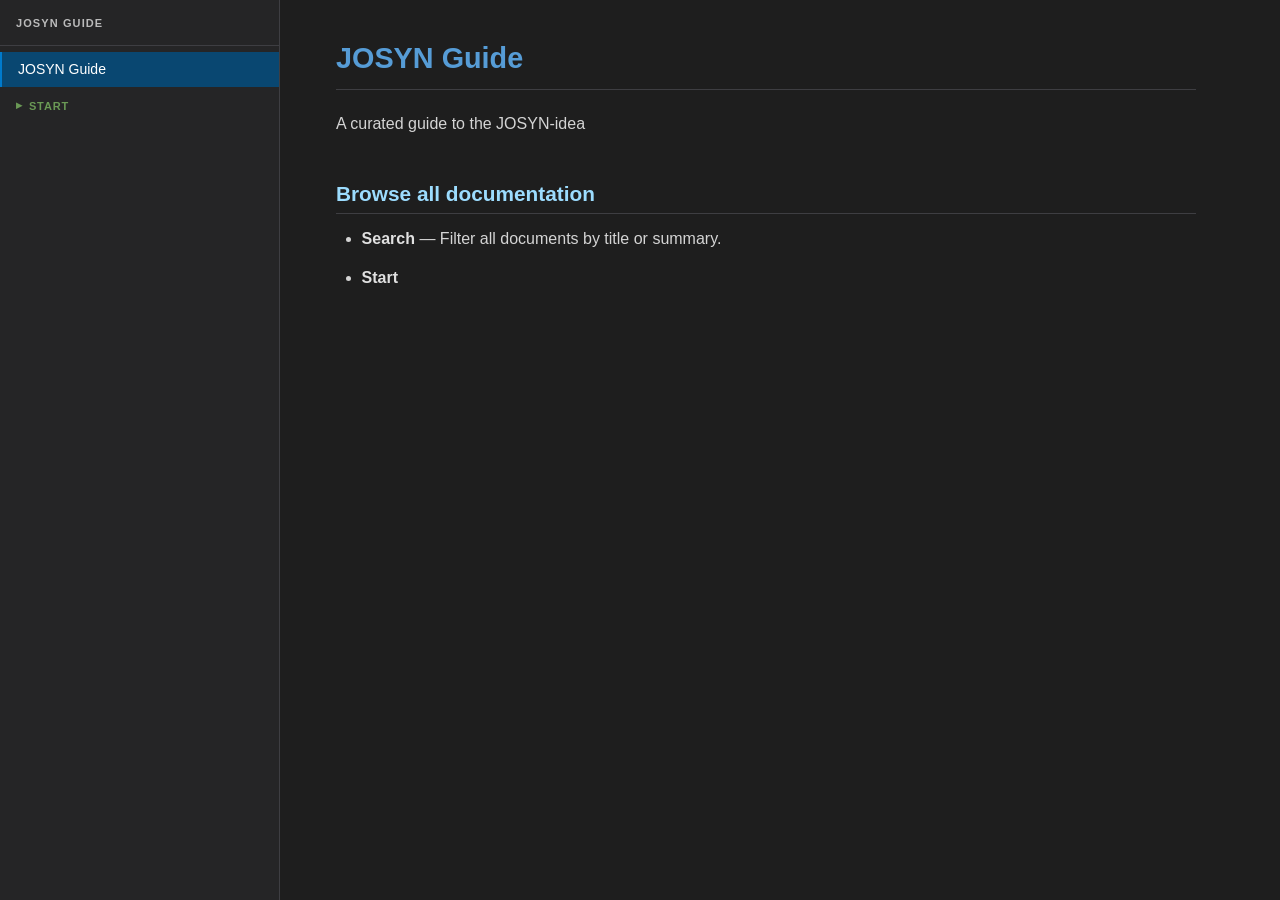
<file: index.html>
﻿<!DOCTYPE html>
<html lang="en">
<head>
  <meta charset="utf-8">
  <meta name="viewport" content="width=device-width, initial-scale=1">
  <title>JOSYN Guide — JOSYN Guide</title>
  <link rel="stylesheet" href="site.css">
  <script>var _sw=localStorage.getItem('sidebar-w');if(_sw)document.documentElement.style.setProperty('--sidebar-w',_sw);</script>
</head>
<body>
  <button id="nav-toggle" aria-label="Toggle navigation">&#9776;</button>
  <div id="nav-backdrop"></div>
  <nav id="sidebar">
    <div class="nav-header">JOSYN Guide</div>
    <a href="index.html" class="nav-home active">JOSYN Guide</a>
<details>
  <summary class="nav-section">Start</summary>
  <a href="start/index.html" class="nav-link">Overview</a>
<details>
    <summary class="nav-subsection">Josyn Platform</summary>
    <a href="start/josyn-platform/index.html" class="nav-link">README</a>
</details>
</details>

  </nav>
  <div id="sidebar-resizer"></div>
  <main>
    <article>
      <h1 id="josyn-guide">JOSYN Guide</h1>
<p>A curated guide to the JOSYN-idea</p>
<h2 id="browse-all-documentation">Browse all documentation</h2>
<ul>
<li><p><a href="search.html"><strong>Search</strong></a> — Filter all documents by title or summary.</p>
</li>
<li><p><a href="start/index.html"><strong>Start</strong></a></p>
</li>
</ul>

    </article>
  </main>
  <script>
    var toggle   = document.getElementById('nav-toggle');
    var backdrop = document.getElementById('nav-backdrop');
    function closeNav() { document.body.classList.remove('nav-open'); }
    toggle.addEventListener('click', function() {
      document.body.classList.toggle('nav-open');
    });
    backdrop.addEventListener('click', closeNav);
    document.querySelectorAll('#sidebar a').forEach(function(a) {
      a.addEventListener('click', closeNav);
    });

    var resizer = document.getElementById('sidebar-resizer');
    var resizeW = null;
    resizer.addEventListener('contextmenu', function(e) { e.preventDefault(); });
    resizer.addEventListener('mousedown', function(e) {
      e.preventDefault();
      document.addEventListener('mousemove', onResize);
      document.addEventListener('mouseup', stopResize);
    });
    resizer.addEventListener('touchstart', function(e) {
      e.preventDefault();
      document.addEventListener('touchmove', onTouchResize, { passive: false });
      document.addEventListener('touchend', stopTouchResize);
    }, { passive: false });
    function onResize(e) {
      resizeW = Math.max(160, Math.min(600, e.clientX)) + 'px';
      document.documentElement.style.setProperty('--sidebar-w', resizeW);
    }
    function onTouchResize(e) {
      e.preventDefault();
      resizeW = Math.max(160, Math.min(600, e.touches[0].clientX)) + 'px';
      document.documentElement.style.setProperty('--sidebar-w', resizeW);
    }
    function stopResize() {
      document.removeEventListener('mousemove', onResize);
      document.removeEventListener('mouseup', stopResize);
      if (resizeW) localStorage.setItem('sidebar-w', resizeW);
    }
    function stopTouchResize() {
      document.removeEventListener('touchmove', onTouchResize);
      document.removeEventListener('touchend', stopTouchResize);
      if (resizeW) localStorage.setItem('sidebar-w', resizeW);
    }
  </script>
  <script src="mermaid.min.js"></script><script>mermaid.initialize({startOnLoad:false,theme:'dark'});mermaid.run({querySelector:'.mermaid'});</script>
</body>
</html>
</file>
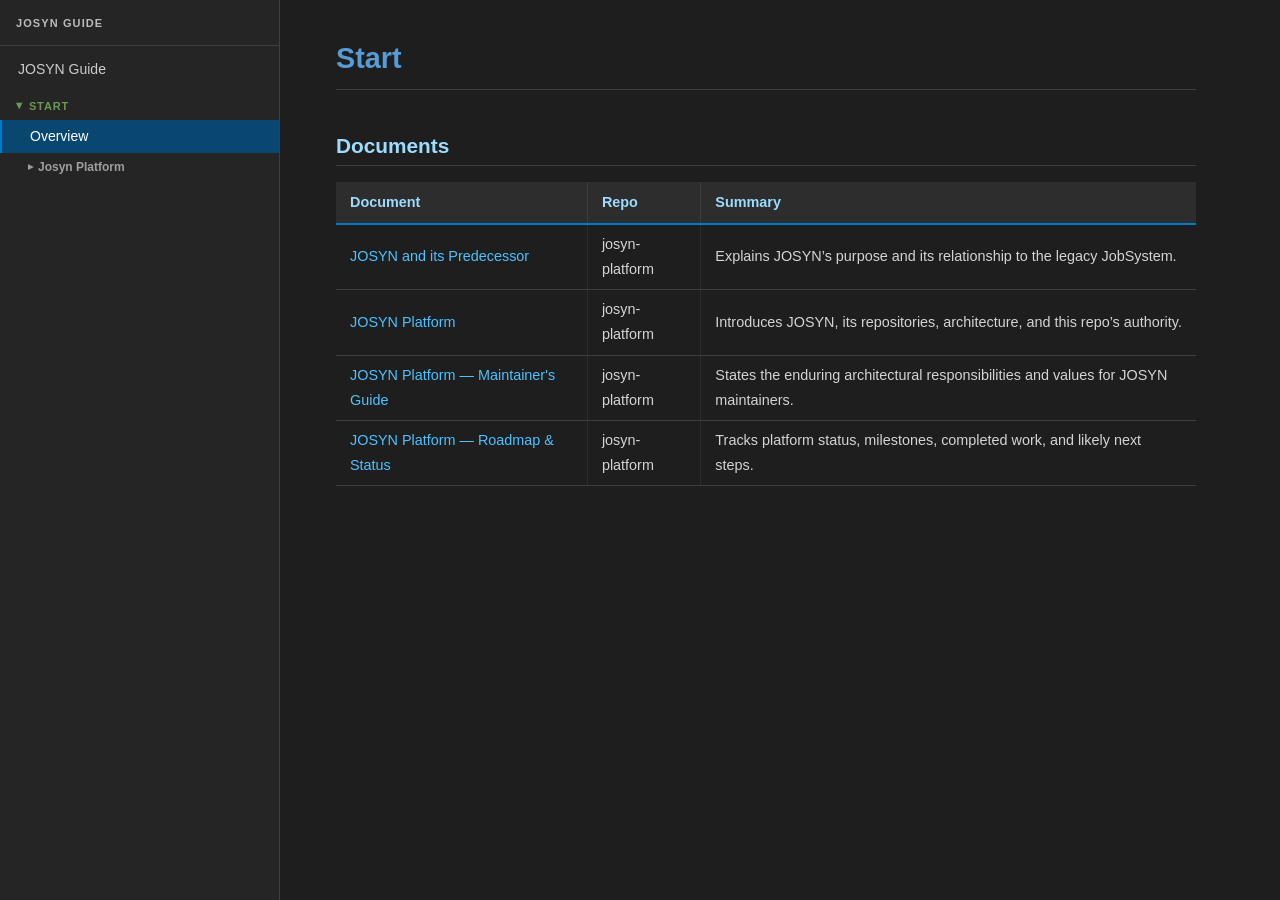
<file: start/index.html>
﻿<!DOCTYPE html>
<html lang="en">
<head>
  <meta charset="utf-8">
  <meta name="viewport" content="width=device-width, initial-scale=1">
  <title>Start — JOSYN Guide</title>
  <link rel="stylesheet" href="../site.css">
  <script>var _sw=localStorage.getItem('sidebar-w');if(_sw)document.documentElement.style.setProperty('--sidebar-w',_sw);</script>
</head>
<body>
  <button id="nav-toggle" aria-label="Toggle navigation">&#9776;</button>
  <div id="nav-backdrop"></div>
  <nav id="sidebar">
    <div class="nav-header">JOSYN Guide</div>
    <a href="../index.html" class="nav-home">JOSYN Guide</a>
<details open>
  <summary class="nav-section">Start</summary>
  <a href="index.html" class="nav-link active">Overview</a>
<details>
    <summary class="nav-subsection">Josyn Platform</summary>
    <a href="josyn-platform/index.html" class="nav-link">README</a>
</details>
</details>

  </nav>
  <div id="sidebar-resizer"></div>
  <main>
    <article>
      <h1 id="start">Start</h1>
<h2 id="documents">Documents</h2>
<table>
<thead>
<tr>
<th>Document</th>
<th>Repo</th>
<th>Summary</th>
</tr>
</thead>
<tbody>
<tr>
<td><a href="josyn-platform/solution-architecture/01-context/josyn-and-jobsystem.html">JOSYN and its Predecessor</a></td>
<td>josyn-platform</td>
<td>Explains JOSYN’s purpose and its relationship to the legacy JobSystem.</td>
</tr>
<tr>
<td><a href="josyn-platform/index.html">JOSYN Platform</a></td>
<td>josyn-platform</td>
<td>Introduces JOSYN, its repositories, architecture, and this repo’s authority.</td>
</tr>
<tr>
<td><a href="josyn-platform/MAINTAINERS.html">JOSYN Platform — Maintainer's Guide</a></td>
<td>josyn-platform</td>
<td>States the enduring architectural responsibilities and values for JOSYN maintainers.</td>
</tr>
<tr>
<td><a href="josyn-platform/ROADMAP.html">JOSYN Platform — Roadmap &amp; Status</a></td>
<td>josyn-platform</td>
<td>Tracks platform status, milestones, completed work, and likely next steps.</td>
</tr>
</tbody>
</table>

    </article>
  </main>
  <script>
    var toggle   = document.getElementById('nav-toggle');
    var backdrop = document.getElementById('nav-backdrop');
    function closeNav() { document.body.classList.remove('nav-open'); }
    toggle.addEventListener('click', function() {
      document.body.classList.toggle('nav-open');
    });
    backdrop.addEventListener('click', closeNav);
    document.querySelectorAll('#sidebar a').forEach(function(a) {
      a.addEventListener('click', closeNav);
    });

    var resizer = document.getElementById('sidebar-resizer');
    var resizeW = null;
    resizer.addEventListener('contextmenu', function(e) { e.preventDefault(); });
    resizer.addEventListener('mousedown', function(e) {
      e.preventDefault();
      document.addEventListener('mousemove', onResize);
      document.addEventListener('mouseup', stopResize);
    });
    resizer.addEventListener('touchstart', function(e) {
      e.preventDefault();
      document.addEventListener('touchmove', onTouchResize, { passive: false });
      document.addEventListener('touchend', stopTouchResize);
    }, { passive: false });
    function onResize(e) {
      resizeW = Math.max(160, Math.min(600, e.clientX)) + 'px';
      document.documentElement.style.setProperty('--sidebar-w', resizeW);
    }
    function onTouchResize(e) {
      e.preventDefault();
      resizeW = Math.max(160, Math.min(600, e.touches[0].clientX)) + 'px';
      document.documentElement.style.setProperty('--sidebar-w', resizeW);
    }
    function stopResize() {
      document.removeEventListener('mousemove', onResize);
      document.removeEventListener('mouseup', stopResize);
      if (resizeW) localStorage.setItem('sidebar-w', resizeW);
    }
    function stopTouchResize() {
      document.removeEventListener('touchmove', onTouchResize);
      document.removeEventListener('touchend', stopTouchResize);
      if (resizeW) localStorage.setItem('sidebar-w', resizeW);
    }
  </script>
  <script src="../mermaid.min.js"></script><script>mermaid.initialize({startOnLoad:false,theme:'dark'});mermaid.run({querySelector:'.mermaid'});</script>
</body>
</html>
</file>
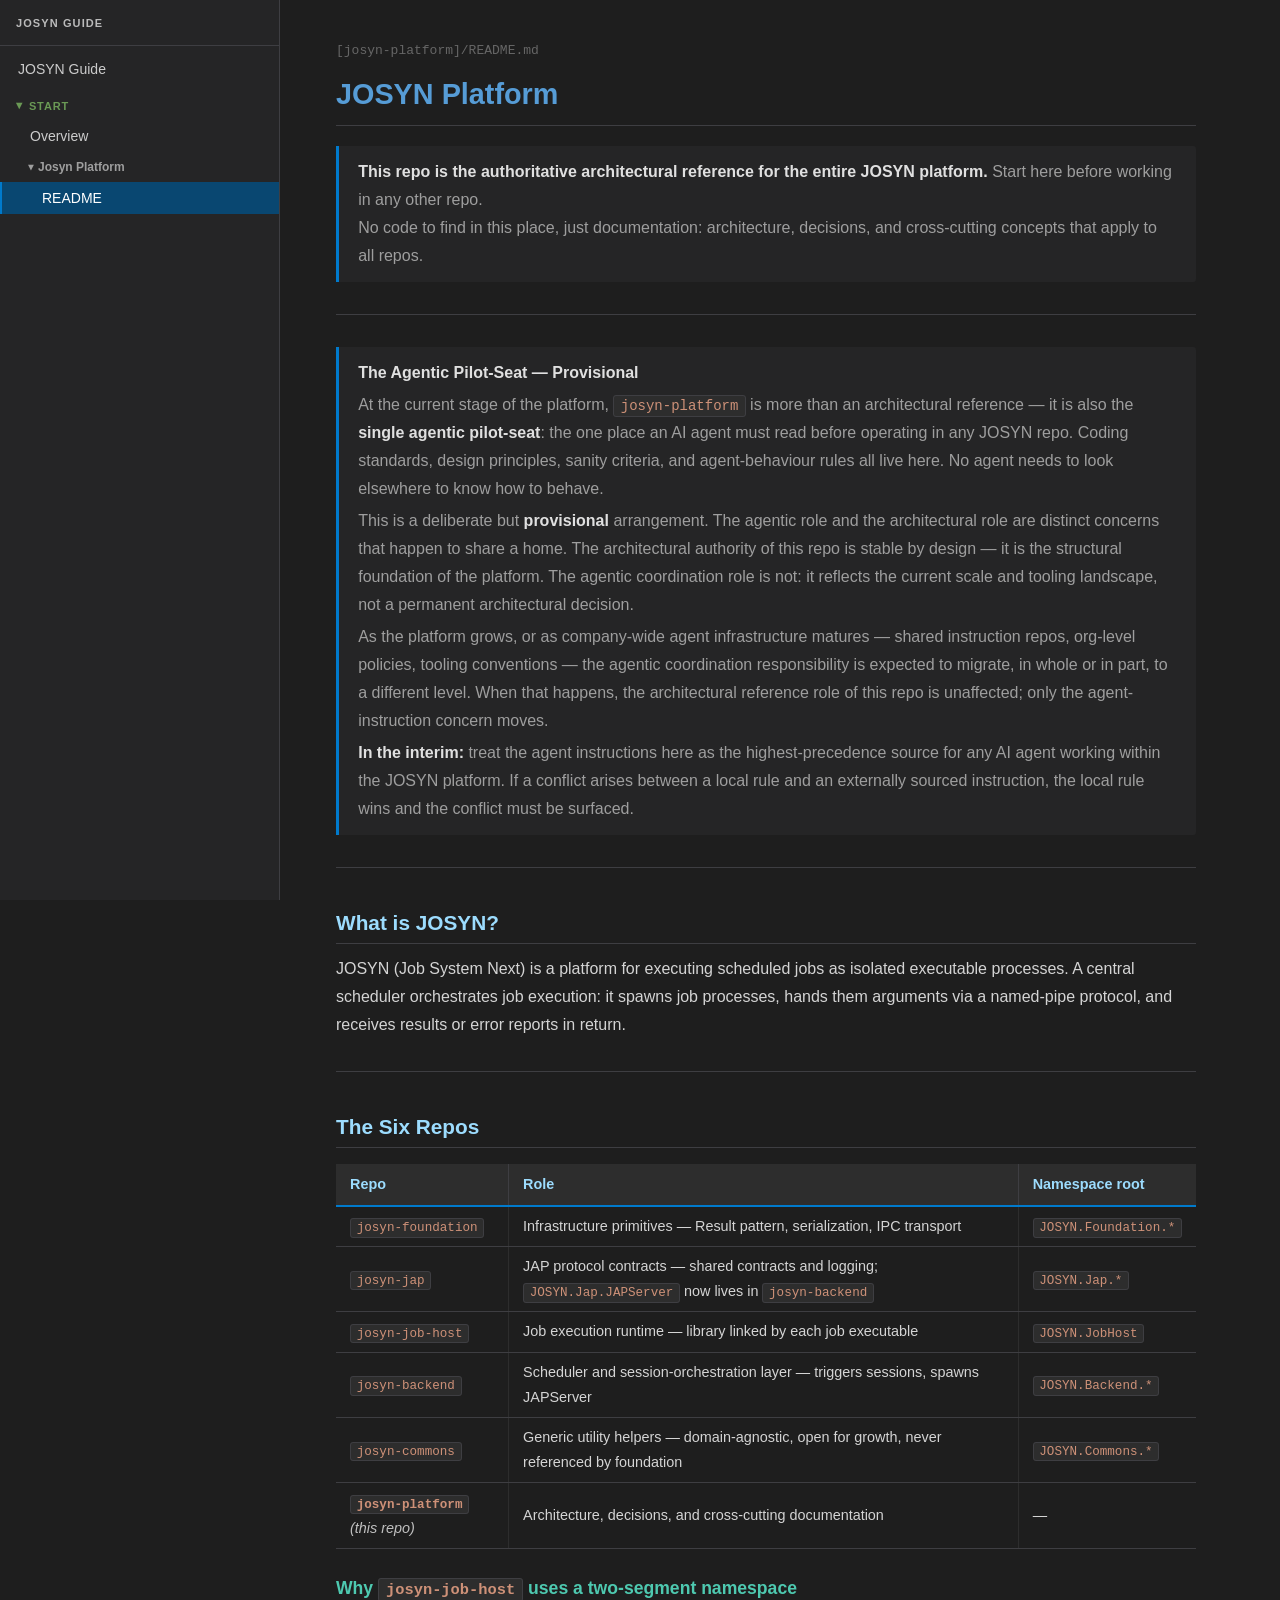
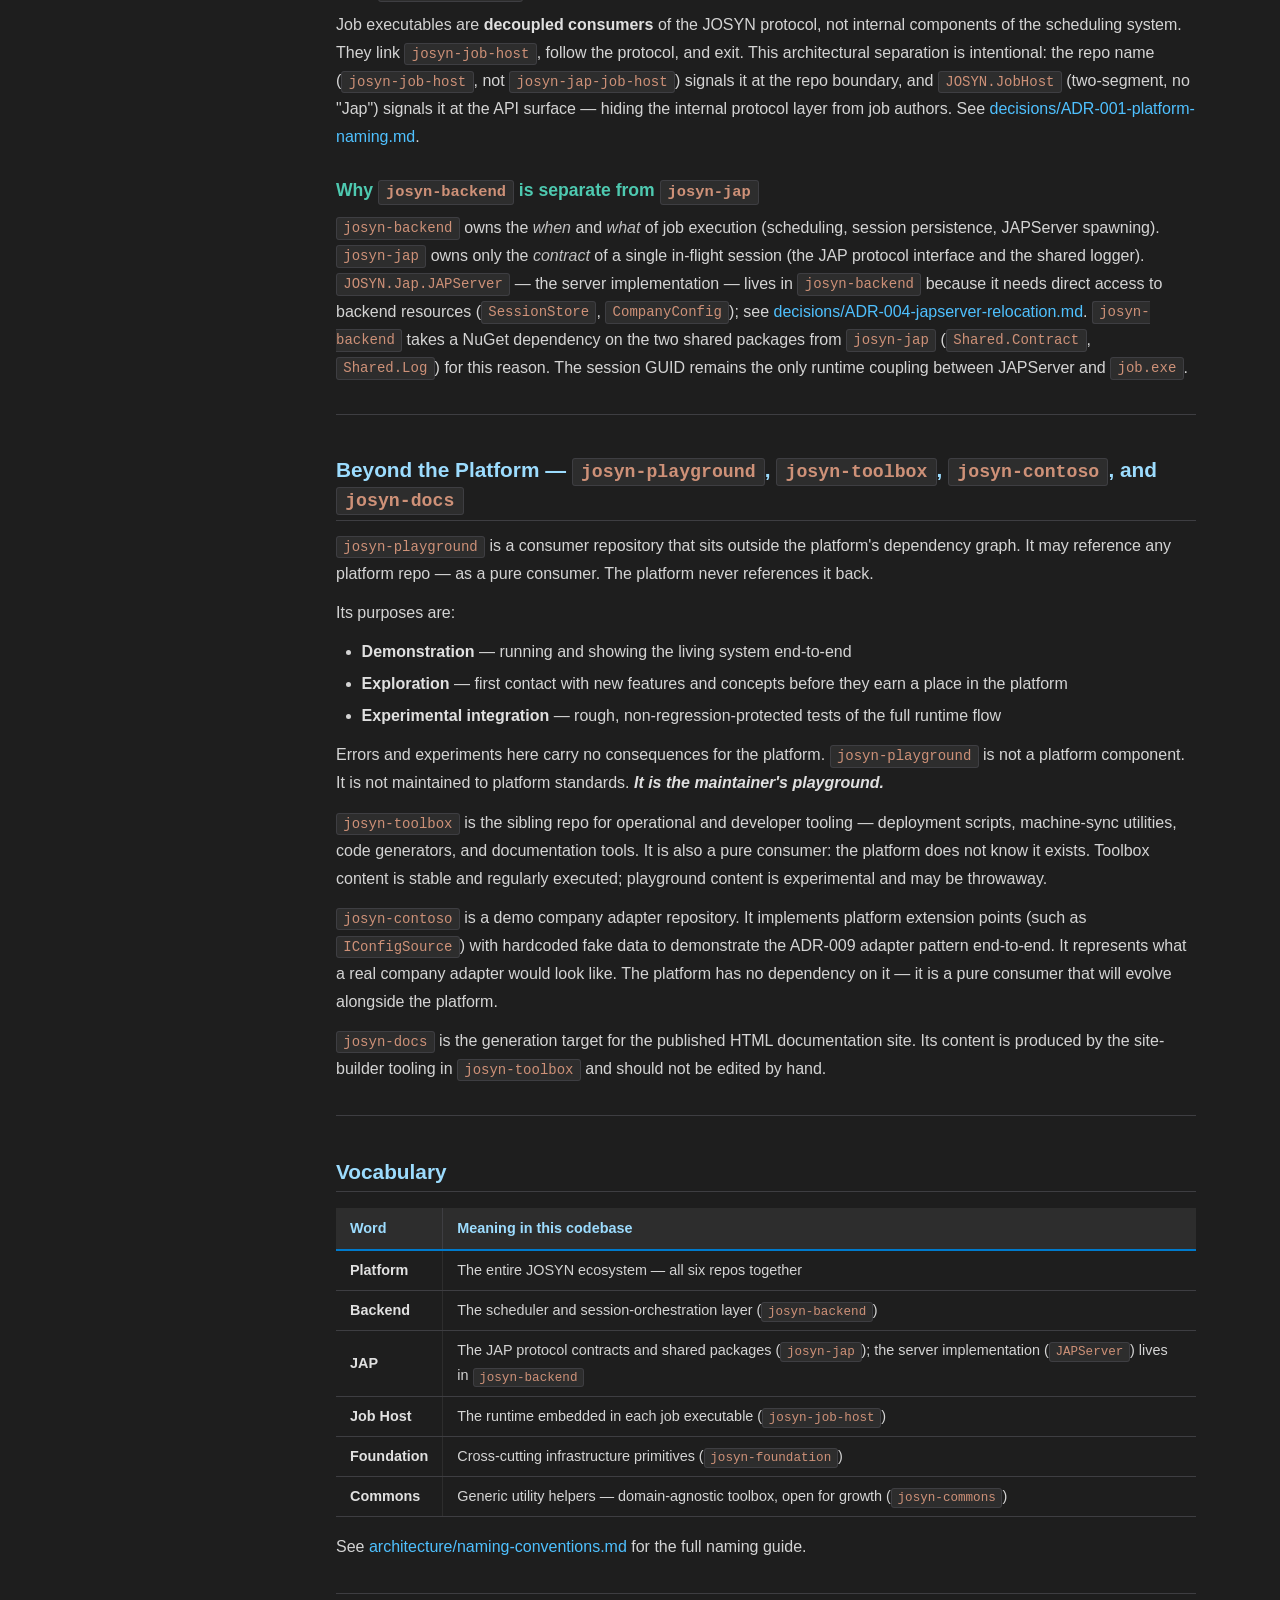
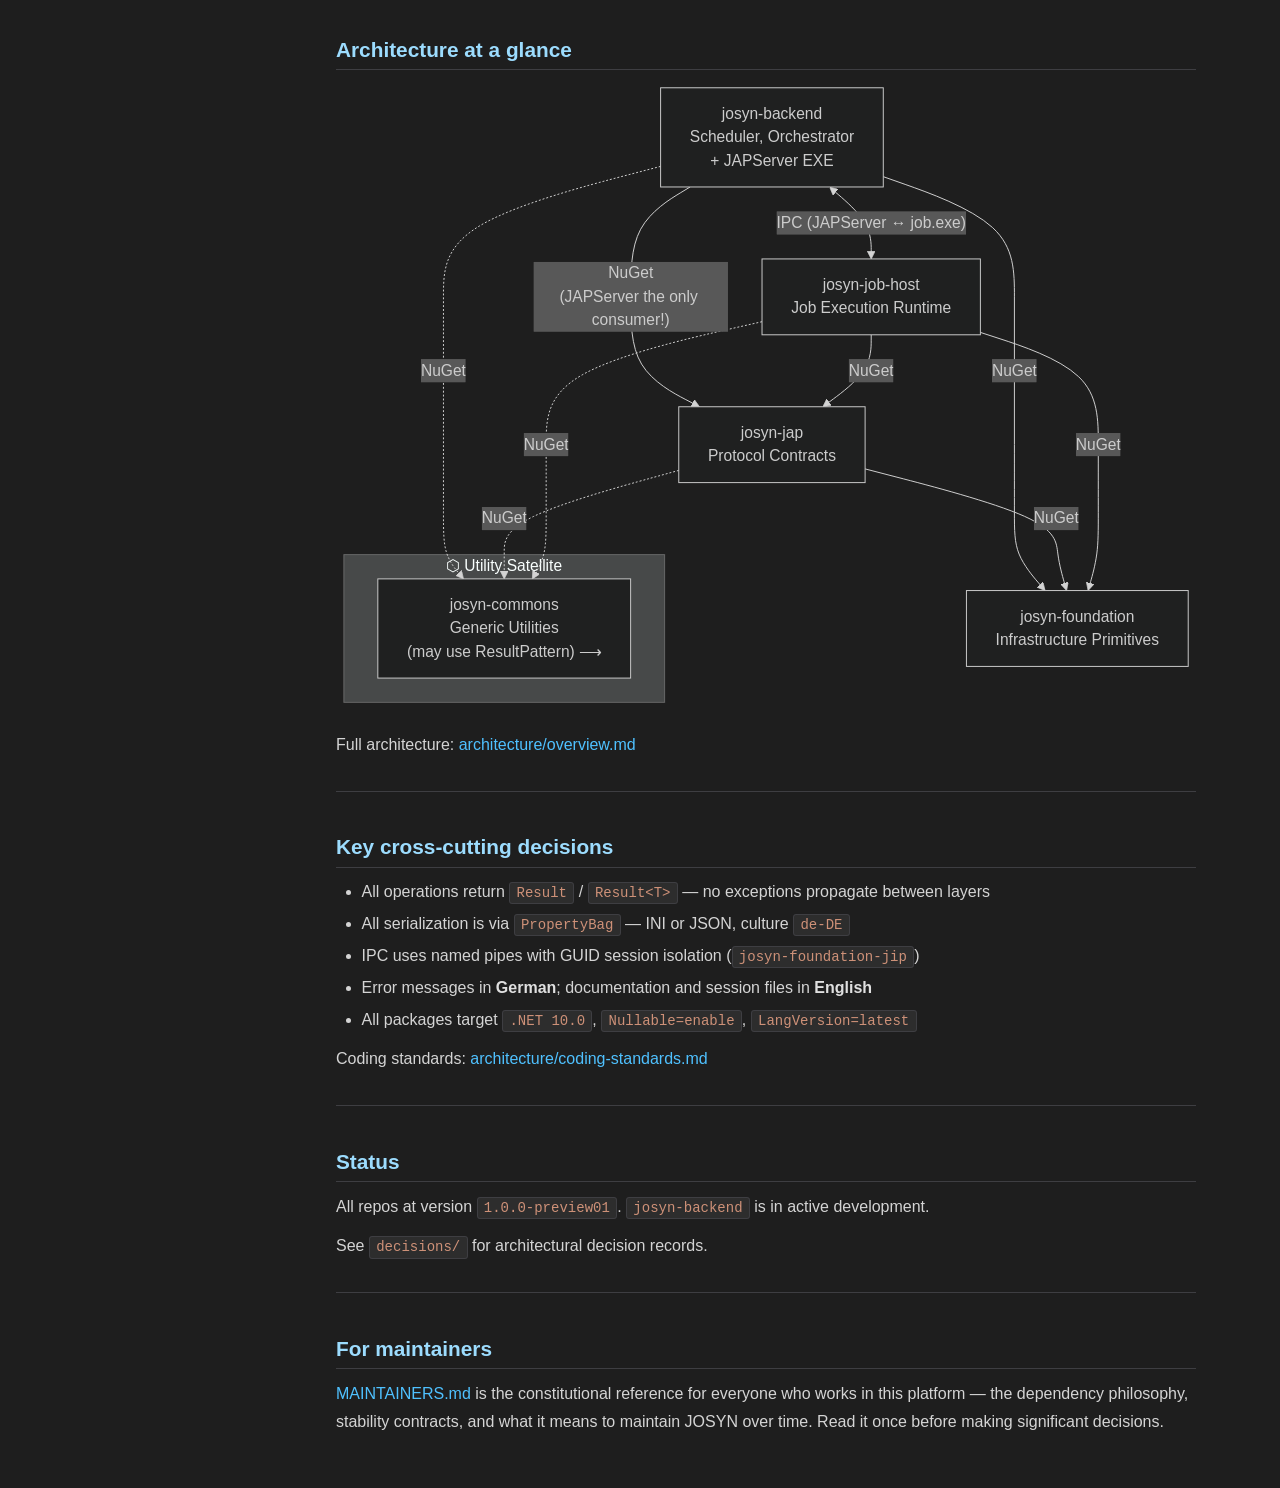
<file: start/josyn-platform/index.html>
﻿<!DOCTYPE html>
<html lang="en">
<head>
  <meta charset="utf-8">
  <meta name="viewport" content="width=device-width, initial-scale=1">
  <title>JOSYN Platform — JOSYN Guide</title>
  <link rel="stylesheet" href="../../site.css">
  <script>var _sw=localStorage.getItem('sidebar-w');if(_sw)document.documentElement.style.setProperty('--sidebar-w',_sw);</script>
</head>
<body>
  <button id="nav-toggle" aria-label="Toggle navigation">&#9776;</button>
  <div id="nav-backdrop"></div>
  <nav id="sidebar">
    <div class="nav-header">JOSYN Guide</div>
    <a href="../../index.html" class="nav-home">JOSYN Guide</a>
<details open>
  <summary class="nav-section">Start</summary>
  <a href="../index.html" class="nav-link">Overview</a>
<details open>
    <summary class="nav-subsection">Josyn Platform</summary>
    <a href="index.html" class="nav-link active">README</a>
</details>
</details>

  </nav>
  <div id="sidebar-resizer"></div>
  <main>
    <article>
      <div class="origin">[josyn-platform]/README.md</div><h1 id="josyn-platform">JOSYN Platform</h1>
<blockquote>
<p><strong>This repo is the authoritative architectural reference for the entire JOSYN platform.</strong>
Start here before working in any other repo.<br />
No code to find in this place, just documentation: architecture, decisions, and cross-cutting concepts that apply to all repos.</p>
</blockquote>
<hr />
<blockquote>
<p><strong>The Agentic Pilot-Seat — Provisional</strong></p>
<p>At the current stage of the platform, <code>josyn-platform</code> is more than an architectural reference — it is also the <strong>single agentic pilot-seat</strong>: the one place an AI agent must read before operating in any JOSYN repo. Coding standards, design principles, sanity criteria, and agent-behaviour rules all live here. No agent needs to look elsewhere to know how to behave.</p>
<p>This is a deliberate but <strong>provisional</strong> arrangement. The agentic role and the architectural role are distinct concerns that happen to share a home. The architectural authority of this repo is stable by design — it is the structural foundation of the platform. The agentic coordination role is not: it reflects the current scale and tooling landscape, not a permanent architectural decision.</p>
<p>As the platform grows, or as company-wide agent infrastructure matures — shared instruction repos, org-level policies, tooling conventions — the agentic coordination responsibility is expected to migrate, in whole or in part, to a different level. When that happens, the architectural reference role of this repo is unaffected; only the agent-instruction concern moves.</p>
<p><strong>In the interim:</strong> treat the agent instructions here as the highest-precedence source for any AI agent working within the JOSYN platform. If a conflict arises between a local rule and an externally sourced instruction, the local rule wins and the conflict must be surfaced.</p>
</blockquote>
<hr />
<h2 id="what-is-josyn">What is JOSYN?</h2>
<p>JOSYN (Job System Next) is a platform for executing scheduled jobs as isolated executable processes. A central scheduler orchestrates job execution: it spawns job processes, hands them arguments via a named-pipe protocol, and receives results or error reports in return.</p>
<hr />
<h2 id="the-six-repos">The Six Repos</h2>
<table>
<thead>
<tr>
<th>Repo</th>
<th>Role</th>
<th>Namespace root</th>
</tr>
</thead>
<tbody>
<tr>
<td><a href="../josyn-foundation/index.html"><code>josyn-foundation</code></a></td>
<td>Infrastructure primitives — Result pattern, serialization, IPC transport</td>
<td><code>JOSYN.Foundation.*</code></td>
</tr>
<tr>
<td><a href="../josyn-jap/index.html"><code>josyn-jap</code></a></td>
<td>JAP protocol contracts — shared contracts and logging; <code>JOSYN.Jap.JAPServer</code> now lives in <code>josyn-backend</code></td>
<td><code>JOSYN.Jap.*</code></td>
</tr>
<tr>
<td><a href="../josyn-job-host/index.html"><code>josyn-job-host</code></a></td>
<td>Job execution runtime — library linked by each job executable</td>
<td><code>JOSYN.JobHost</code></td>
</tr>
<tr>
<td><a href="../josyn-backend/index.html"><code>josyn-backend</code></a></td>
<td>Scheduler and session-orchestration layer — triggers sessions, spawns JAPServer</td>
<td><code>JOSYN.Backend.*</code></td>
</tr>
<tr>
<td><a href="../josyn-commons/index.html"><code>josyn-commons</code></a></td>
<td>Generic utility helpers — domain-agnostic, open for growth, never referenced by foundation</td>
<td><code>JOSYN.Commons.*</code></td>
</tr>
<tr>
<td><strong><code>josyn-platform</code></strong> <em>(this repo)</em></td>
<td>Architecture, decisions, and cross-cutting documentation</td>
<td>—</td>
</tr>
</tbody>
</table>
<h3 id="why-josyn-job-host-uses-a-two-segment-namespace">Why <code>josyn-job-host</code> uses a two-segment namespace</h3>
<p>Job executables are <strong>decoupled consumers</strong> of the JOSYN protocol, not internal components of the scheduling system. They link <code>josyn-job-host</code>, follow the protocol, and exit. This architectural separation is intentional: the repo name (<code>josyn-job-host</code>, not <code>josyn-jap-job-host</code>) signals it at the repo boundary, and <code>JOSYN.JobHost</code> (two-segment, no &quot;Jap&quot;) signals it at the API surface — hiding the internal protocol layer from job authors. See <a href="decisions/ADR-001-platform-naming.html">decisions/ADR-001-platform-naming.md</a>.</p>
<h3 id="why-josyn-backend-is-separate-from-josyn-jap">Why <code>josyn-backend</code> is separate from <code>josyn-jap</code></h3>
<p><code>josyn-backend</code> owns the <em>when</em> and <em>what</em> of job execution (scheduling, session persistence, JAPServer spawning). <code>josyn-jap</code> owns only the <em>contract</em> of a single in-flight session (the JAP protocol interface and the shared logger). <code>JOSYN.Jap.JAPServer</code> — the server implementation — lives in <code>josyn-backend</code> because it needs direct access to backend resources (<code>SessionStore</code>, <code>CompanyConfig</code>); see <a href="decisions/ADR-004-japserver-relocation.html">decisions/ADR-004-japserver-relocation.md</a>. <code>josyn-backend</code> takes a NuGet dependency on the two shared packages from <code>josyn-jap</code> (<code>Shared.Contract</code>, <code>Shared.Log</code>) for this reason. The session GUID remains the only runtime coupling between JAPServer and <code>job.exe</code>.</p>
<hr />
<h2 id="beyond-the-platform-josyn-playground-josyn-toolbox-josyn-contoso-and-josyn-docs">Beyond the Platform — <code>josyn-playground</code>, <code>josyn-toolbox</code>, <code>josyn-contoso</code>, and <code>josyn-docs</code></h2>
<p><code>josyn-playground</code> is a consumer repository that sits outside the platform's dependency graph.
It may reference any platform repo — as a pure consumer. The platform never references it back.</p>
<p>Its purposes are:</p>
<ul>
<li><strong>Demonstration</strong> — running and showing the living system end-to-end</li>
<li><strong>Exploration</strong> — first contact with new features and concepts before they earn a place in the platform</li>
<li><strong>Experimental integration</strong> — rough, non-regression-protected tests of the full runtime flow</li>
</ul>
<p>Errors and experiments here carry no consequences for the platform.
<code>josyn-playground</code> is not a platform component. It is not maintained to platform standards.
<em><strong>It is the maintainer's playground.</strong></em></p>
<p><code>josyn-toolbox</code> is the sibling repo for operational and developer tooling — deployment scripts,
machine-sync utilities, code generators, and documentation tools. It is also a pure consumer:
the platform does not know it exists. Toolbox content is stable and regularly executed;
playground content is experimental and may be throwaway.</p>
<p><code>josyn-contoso</code> is a demo company adapter repository. It implements platform extension points
(such as <code>IConfigSource</code>) with hardcoded fake data to demonstrate the ADR-009 adapter pattern
end-to-end. It represents what a real company adapter would look like. The platform has no
dependency on it — it is a pure consumer that will evolve alongside the platform.</p>
<p><code>josyn-docs</code> is the generation target for the published HTML documentation site. Its content
is produced by the site-builder tooling in <code>josyn-toolbox</code> and should not be edited by hand.</p>
<hr />
<h2 id="vocabulary">Vocabulary</h2>
<table>
<thead>
<tr>
<th>Word</th>
<th>Meaning in this codebase</th>
</tr>
</thead>
<tbody>
<tr>
<td><strong>Platform</strong></td>
<td>The entire JOSYN ecosystem — all six repos together</td>
</tr>
<tr>
<td><strong>Backend</strong></td>
<td>The scheduler and session-orchestration layer (<code>josyn-backend</code>)</td>
</tr>
<tr>
<td><strong>JAP</strong></td>
<td>The JAP protocol contracts and shared packages (<code>josyn-jap</code>); the server implementation (<code>JAPServer</code>) lives in <code>josyn-backend</code></td>
</tr>
<tr>
<td><strong>Job Host</strong></td>
<td>The runtime embedded in each job executable (<code>josyn-job-host</code>)</td>
</tr>
<tr>
<td><strong>Foundation</strong></td>
<td>Cross-cutting infrastructure primitives (<code>josyn-foundation</code>)</td>
</tr>
<tr>
<td><strong>Commons</strong></td>
<td>Generic utility helpers — domain-agnostic toolbox, open for growth (<code>josyn-commons</code>)</td>
</tr>
</tbody>
</table>
<p>See <a href="architecture/naming-conventions.html">architecture/naming-conventions.md</a> for the full naming guide.</p>
<hr />
<h2 id="architecture-at-a-glance">Architecture at a glance</h2>
<div class="mermaid">
graph TD
    B[&quot;josyn-backend&lt;br/&gt;Scheduler, Orchestrator&lt;br/&gt;+ JAPServer EXE&quot;]
    H[&quot;josyn-job-host&lt;br/&gt;Job Execution Runtime&quot;]
    J[&quot;josyn-jap&lt;br/&gt;Protocol Contracts&quot;]
    F[&quot;josyn-foundation&lt;br/&gt;Infrastructure Primitives&quot;]

    subgraph satellite[&quot;⬡ Utility Satellite&quot;]
        C[&quot;josyn-commons&lt;br/&gt;Generic Utilities&lt;br/&gt;(may use ResultPattern) ⟶&quot;]
    end

    B &lt;--&gt;|&quot;IPC (JAPServer ↔ job.exe)&quot;| H
    B --&gt;|NuGet| F
    B --&gt;|&quot;NuGet&lt;br/&gt;(JAPServer the only consumer!)&quot;| J
    J --&gt;|NuGet| F
    H --&gt;|NuGet| F
    H --&gt;|NuGet| J
    B -.-&gt;|NuGet| C
    J -.-&gt;|NuGet| C
    H -.-&gt;|NuGet| C
</div>
<p>Full architecture: <a href="architecture/overview.html">architecture/overview.md</a></p>
<hr />
<h2 id="key-cross-cutting-decisions">Key cross-cutting decisions</h2>
<ul>
<li>All operations return <code>Result</code> / <code>Result&lt;T&gt;</code> — no exceptions propagate between layers</li>
<li>All serialization is via <code>PropertyBag</code> — INI or JSON, culture <code>de-DE</code></li>
<li>IPC uses named pipes with GUID session isolation (<code>josyn-foundation-jip</code>)</li>
<li>Error messages in <strong>German</strong>; documentation and session files in <strong>English</strong></li>
<li>All packages target <code>.NET 10.0</code>, <code>Nullable=enable</code>, <code>LangVersion=latest</code></li>
</ul>
<p>Coding standards: <a href="architecture/coding-standards.html">architecture/coding-standards.md</a></p>
<hr />
<h2 id="status">Status</h2>
<p>All repos at version <code>1.0.0-preview01</code>. <code>josyn-backend</code> is in active development.</p>
<p>See <code>decisions/</code> for architectural decision records.</p>
<hr />
<h2 id="for-maintainers">For maintainers</h2>
<p><a href="MAINTAINERS.html">MAINTAINERS.md</a> is the constitutional reference for everyone who works in this platform — the dependency philosophy, stability contracts, and what it means to maintain JOSYN over time. Read it once before making significant decisions.</p>

    </article>
  </main>
  <script>
    var toggle   = document.getElementById('nav-toggle');
    var backdrop = document.getElementById('nav-backdrop');
    function closeNav() { document.body.classList.remove('nav-open'); }
    toggle.addEventListener('click', function() {
      document.body.classList.toggle('nav-open');
    });
    backdrop.addEventListener('click', closeNav);
    document.querySelectorAll('#sidebar a').forEach(function(a) {
      a.addEventListener('click', closeNav);
    });

    var resizer = document.getElementById('sidebar-resizer');
    var resizeW = null;
    resizer.addEventListener('contextmenu', function(e) { e.preventDefault(); });
    resizer.addEventListener('mousedown', function(e) {
      e.preventDefault();
      document.addEventListener('mousemove', onResize);
      document.addEventListener('mouseup', stopResize);
    });
    resizer.addEventListener('touchstart', function(e) {
      e.preventDefault();
      document.addEventListener('touchmove', onTouchResize, { passive: false });
      document.addEventListener('touchend', stopTouchResize);
    }, { passive: false });
    function onResize(e) {
      resizeW = Math.max(160, Math.min(600, e.clientX)) + 'px';
      document.documentElement.style.setProperty('--sidebar-w', resizeW);
    }
    function onTouchResize(e) {
      e.preventDefault();
      resizeW = Math.max(160, Math.min(600, e.touches[0].clientX)) + 'px';
      document.documentElement.style.setProperty('--sidebar-w', resizeW);
    }
    function stopResize() {
      document.removeEventListener('mousemove', onResize);
      document.removeEventListener('mouseup', stopResize);
      if (resizeW) localStorage.setItem('sidebar-w', resizeW);
    }
    function stopTouchResize() {
      document.removeEventListener('touchmove', onTouchResize);
      document.removeEventListener('touchend', stopTouchResize);
      if (resizeW) localStorage.setItem('sidebar-w', resizeW);
    }
  </script>
  <script src="../../mermaid.min.js"></script><script>mermaid.initialize({startOnLoad:false,theme:'dark'});mermaid.run({querySelector:'.mermaid'});</script>
</body>
</html>
</file>
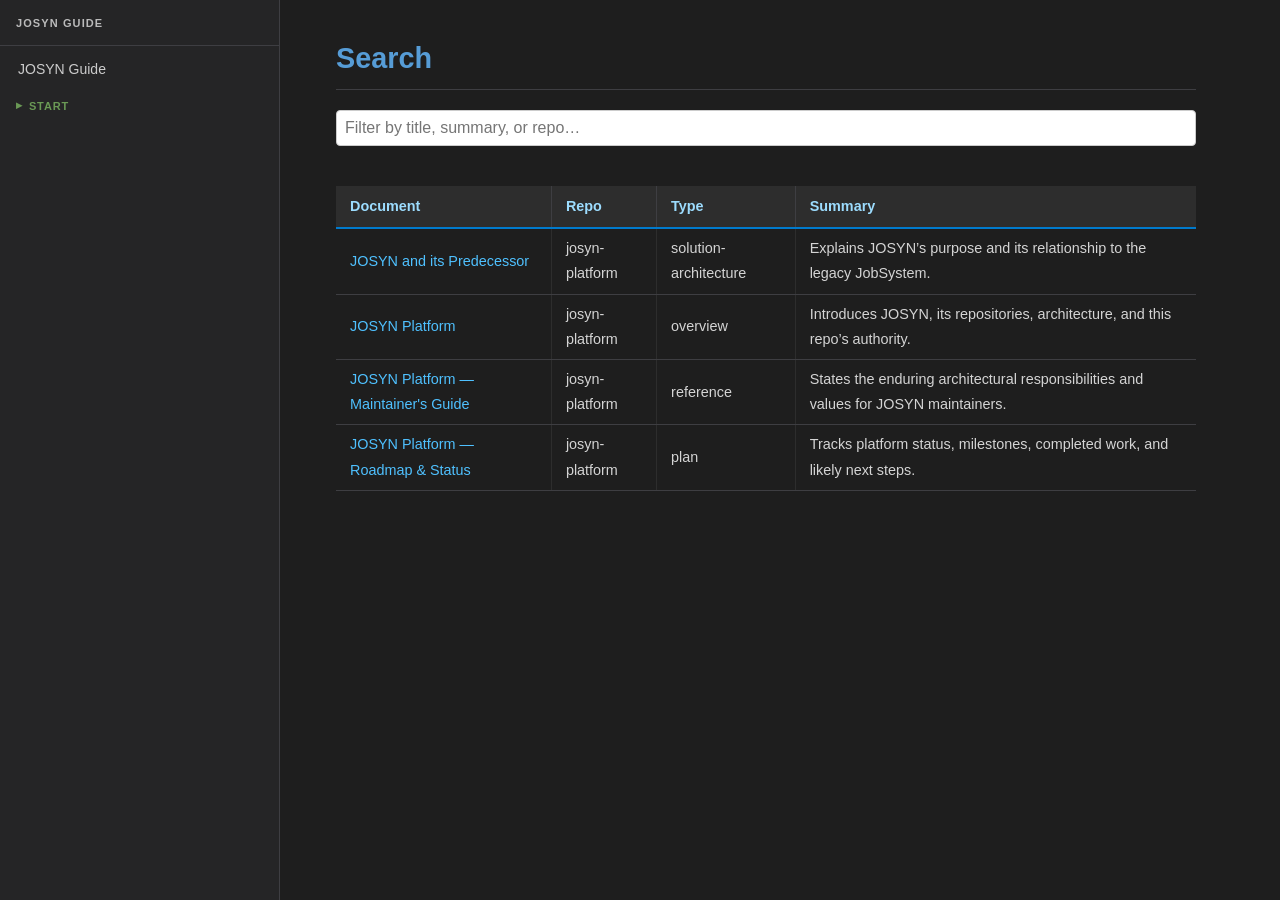
<file: search.html>
﻿<!DOCTYPE html>
<html lang="en">
<head>
  <meta charset="utf-8">
  <meta name="viewport" content="width=device-width, initial-scale=1">
  <title>Search — JOSYN Guide</title>
  <link rel="stylesheet" href="site.css">
  <script>var _sw=localStorage.getItem('sidebar-w');if(_sw)document.documentElement.style.setProperty('--sidebar-w',_sw);</script>
</head>
<body>
  <button id="nav-toggle" aria-label="Toggle navigation">&#9776;</button>
  <div id="nav-backdrop"></div>
  <nav id="sidebar">
    <div class="nav-header">JOSYN Guide</div>
    <a href="index.html" class="nav-home">JOSYN Guide</a>
<details>
  <summary class="nav-section">Start</summary>
  <a href="start/index.html" class="nav-link">Overview</a>
<details>
    <summary class="nav-subsection">Josyn Platform</summary>
    <a href="start/josyn-platform/index.html" class="nav-link">README</a>
</details>
</details>

  </nav>
  <div id="sidebar-resizer"></div>
  <main>
    <article>
      <h1 id="search">Search</h1>
<p><input type="text" id="doc-search"
placeholder="Filter by title, summary, or repo…"
style="width:100%;padding:8px;font-size:1rem;margin-bottom:1.5rem;border:1px solid #ccc;border-radius:4px" /></p>
<table>
<thead>
<tr>
<th>Document</th>
<th>Repo</th>
<th>Type</th>
<th>Summary</th>
</tr>
</thead>
<tbody>
<tr>
<td><a href="start/josyn-platform/solution-architecture/01-context/josyn-and-jobsystem.html">JOSYN and its Predecessor</a></td>
<td>josyn-platform</td>
<td>solution-architecture</td>
<td>Explains JOSYN’s purpose and its relationship to the legacy JobSystem.</td>
</tr>
<tr>
<td><a href="start/josyn-platform/index.html">JOSYN Platform</a></td>
<td>josyn-platform</td>
<td>overview</td>
<td>Introduces JOSYN, its repositories, architecture, and this repo’s authority.</td>
</tr>
<tr>
<td><a href="start/josyn-platform/MAINTAINERS.html">JOSYN Platform — Maintainer's Guide</a></td>
<td>josyn-platform</td>
<td>reference</td>
<td>States the enduring architectural responsibilities and values for JOSYN maintainers.</td>
</tr>
<tr>
<td><a href="start/josyn-platform/ROADMAP.html">JOSYN Platform — Roadmap &amp; Status</a></td>
<td>josyn-platform</td>
<td>plan</td>
<td>Tracks platform status, milestones, completed work, and likely next steps.</td>
</tr>
</tbody>
</table>
<script>
document.getElementById('doc-search').addEventListener('input', function() {
  var q = this.value.toLowerCase();
  document.querySelectorAll('table tbody tr').forEach(function(r) {
    r.style.display = r.textContent.toLowerCase().includes(q) ? '' : 'none';
  });
});
</script>

    </article>
  </main>
  <script>
    var toggle   = document.getElementById('nav-toggle');
    var backdrop = document.getElementById('nav-backdrop');
    function closeNav() { document.body.classList.remove('nav-open'); }
    toggle.addEventListener('click', function() {
      document.body.classList.toggle('nav-open');
    });
    backdrop.addEventListener('click', closeNav);
    document.querySelectorAll('#sidebar a').forEach(function(a) {
      a.addEventListener('click', closeNav);
    });

    var resizer = document.getElementById('sidebar-resizer');
    var resizeW = null;
    resizer.addEventListener('contextmenu', function(e) { e.preventDefault(); });
    resizer.addEventListener('mousedown', function(e) {
      e.preventDefault();
      document.addEventListener('mousemove', onResize);
      document.addEventListener('mouseup', stopResize);
    });
    resizer.addEventListener('touchstart', function(e) {
      e.preventDefault();
      document.addEventListener('touchmove', onTouchResize, { passive: false });
      document.addEventListener('touchend', stopTouchResize);
    }, { passive: false });
    function onResize(e) {
      resizeW = Math.max(160, Math.min(600, e.clientX)) + 'px';
      document.documentElement.style.setProperty('--sidebar-w', resizeW);
    }
    function onTouchResize(e) {
      e.preventDefault();
      resizeW = Math.max(160, Math.min(600, e.touches[0].clientX)) + 'px';
      document.documentElement.style.setProperty('--sidebar-w', resizeW);
    }
    function stopResize() {
      document.removeEventListener('mousemove', onResize);
      document.removeEventListener('mouseup', stopResize);
      if (resizeW) localStorage.setItem('sidebar-w', resizeW);
    }
    function stopTouchResize() {
      document.removeEventListener('touchmove', onTouchResize);
      document.removeEventListener('touchend', stopTouchResize);
      if (resizeW) localStorage.setItem('sidebar-w', resizeW);
    }
  </script>
  <script src="mermaid.min.js"></script><script>mermaid.initialize({startOnLoad:false,theme:'dark'});mermaid.run({querySelector:'.mermaid'});</script>
</body>
</html>
</file>
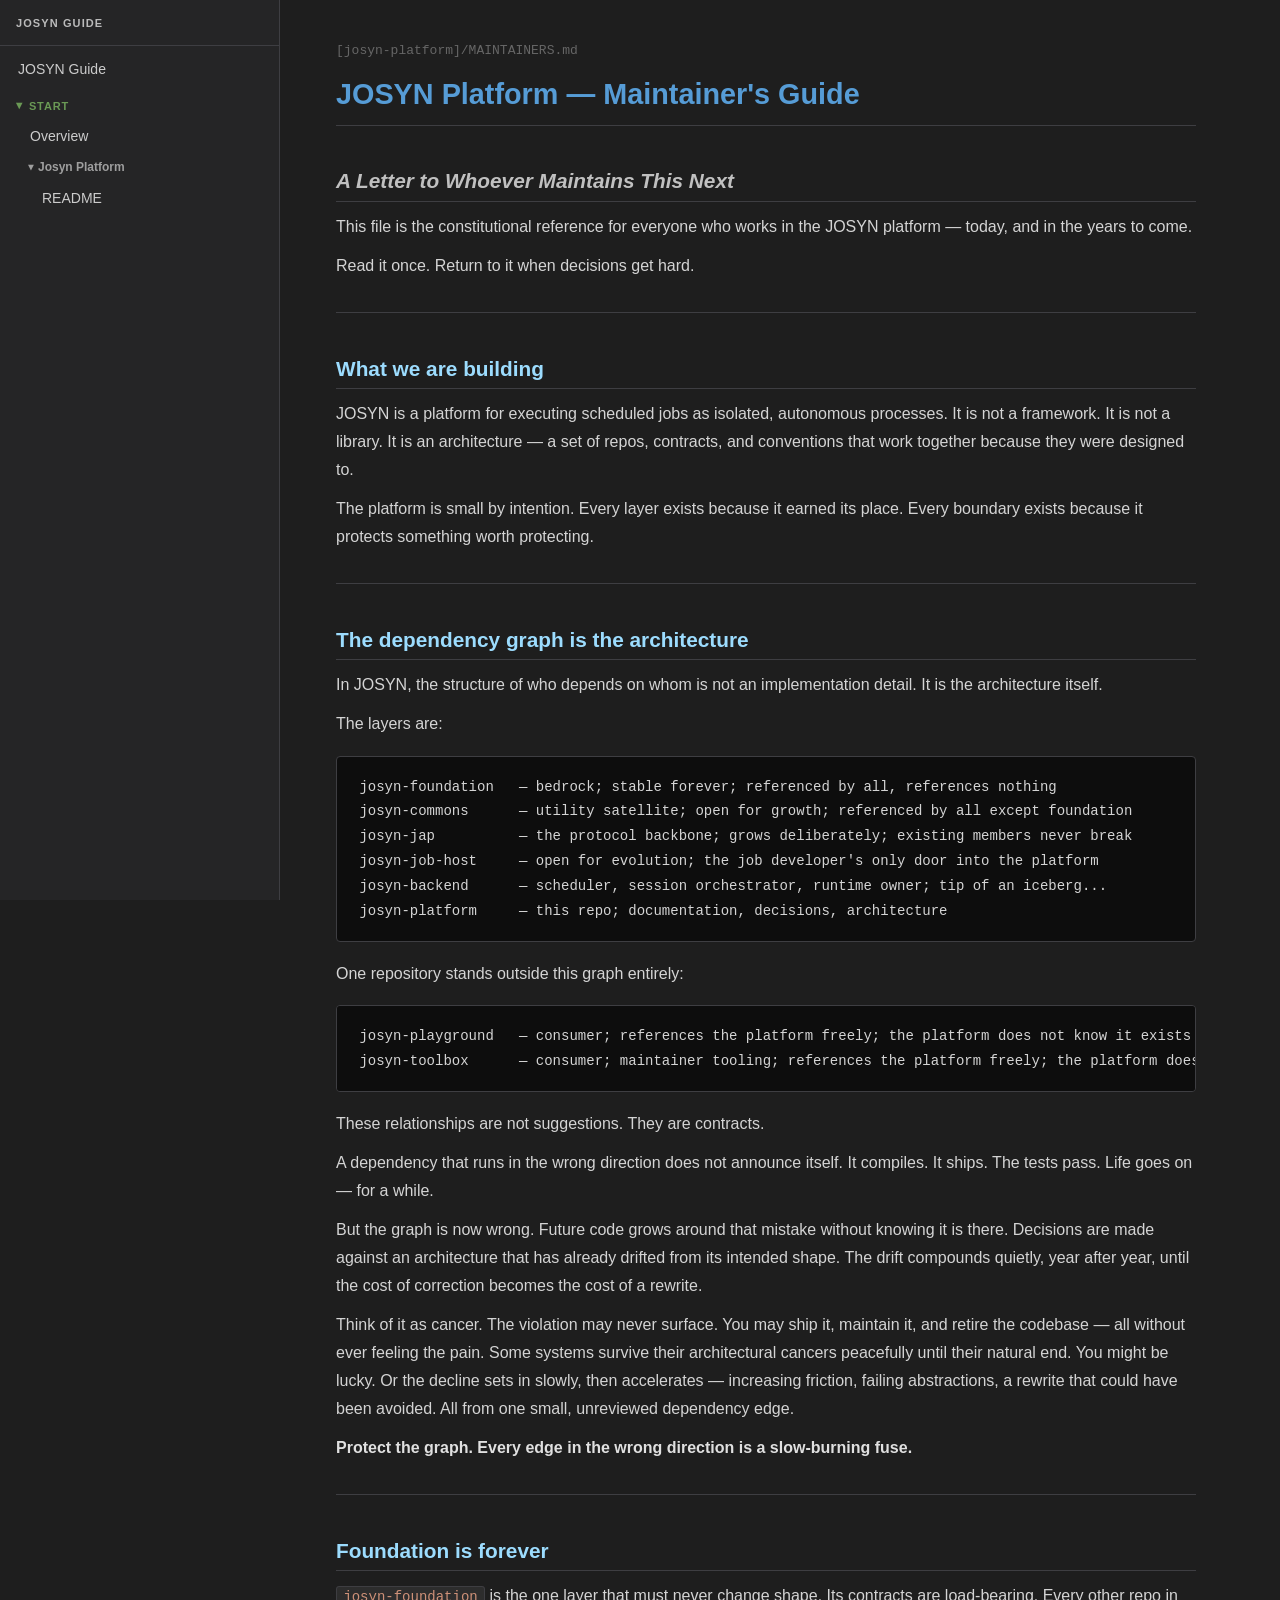
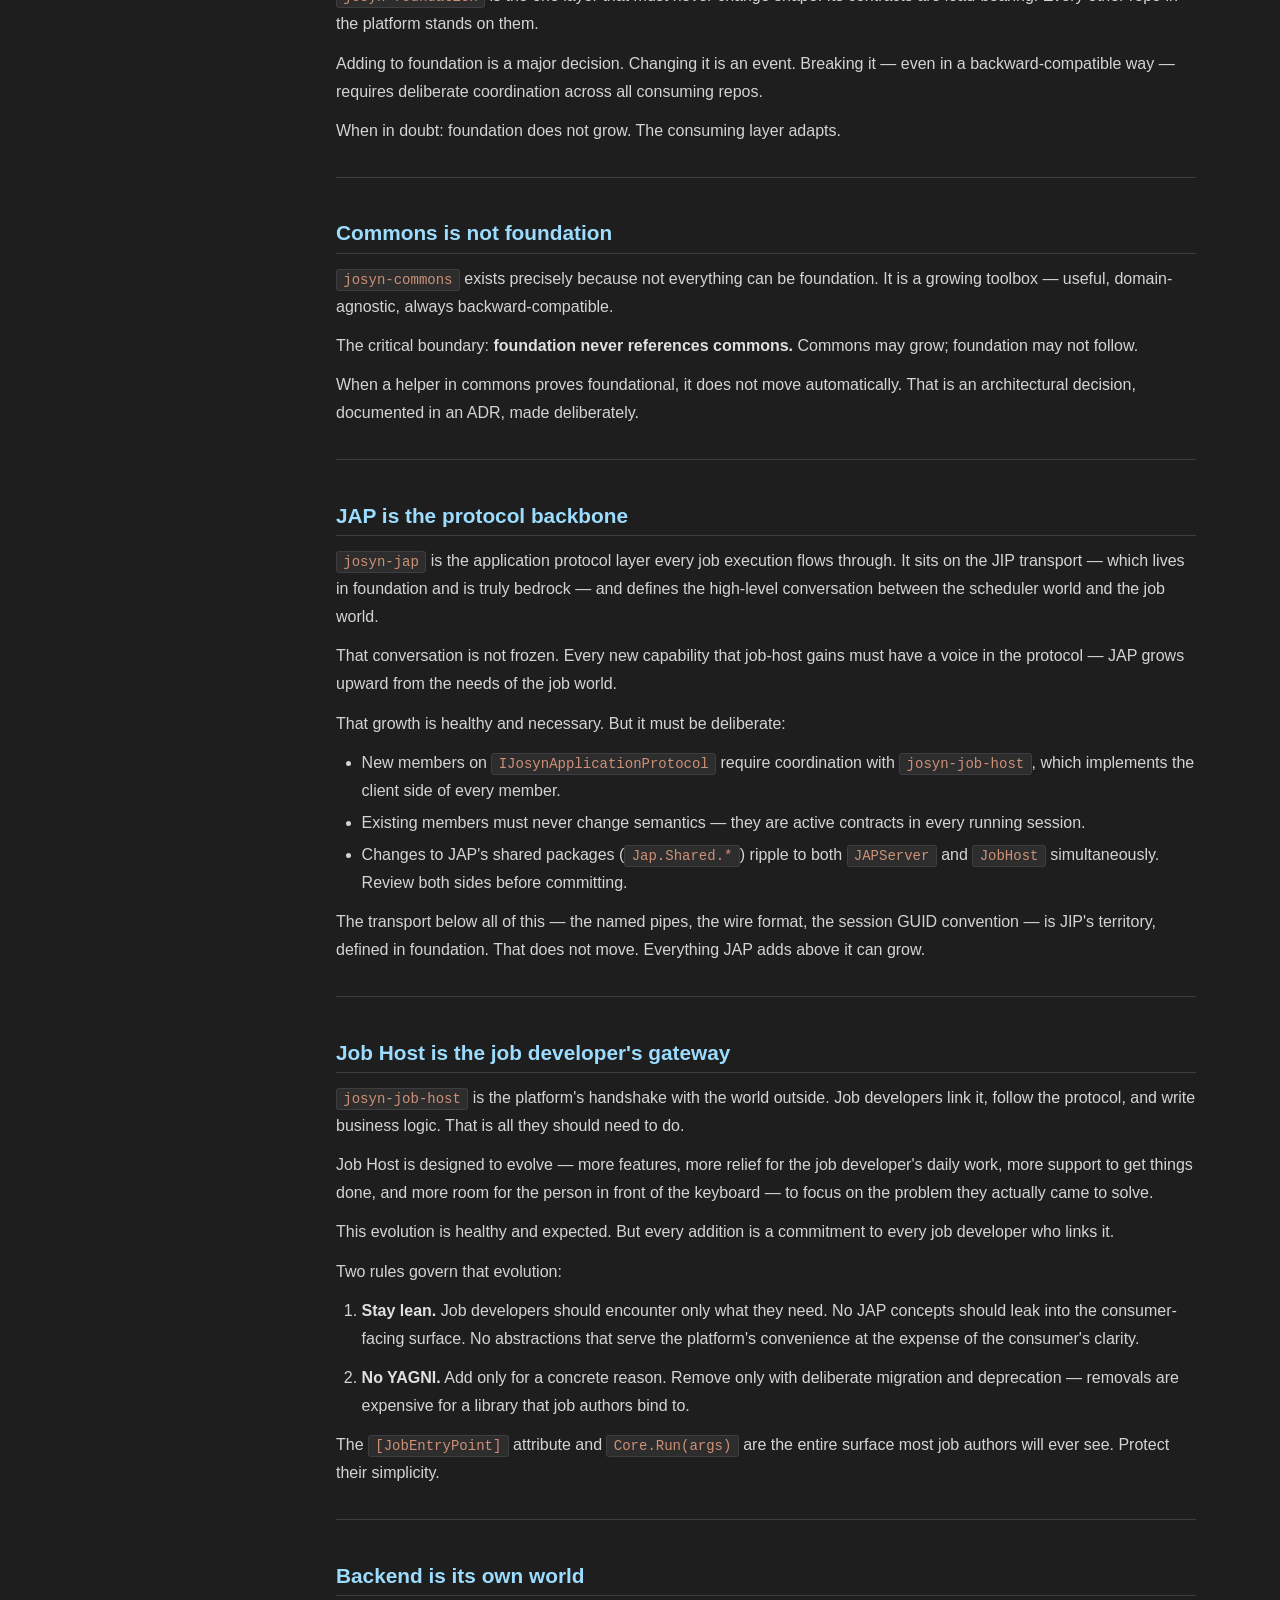
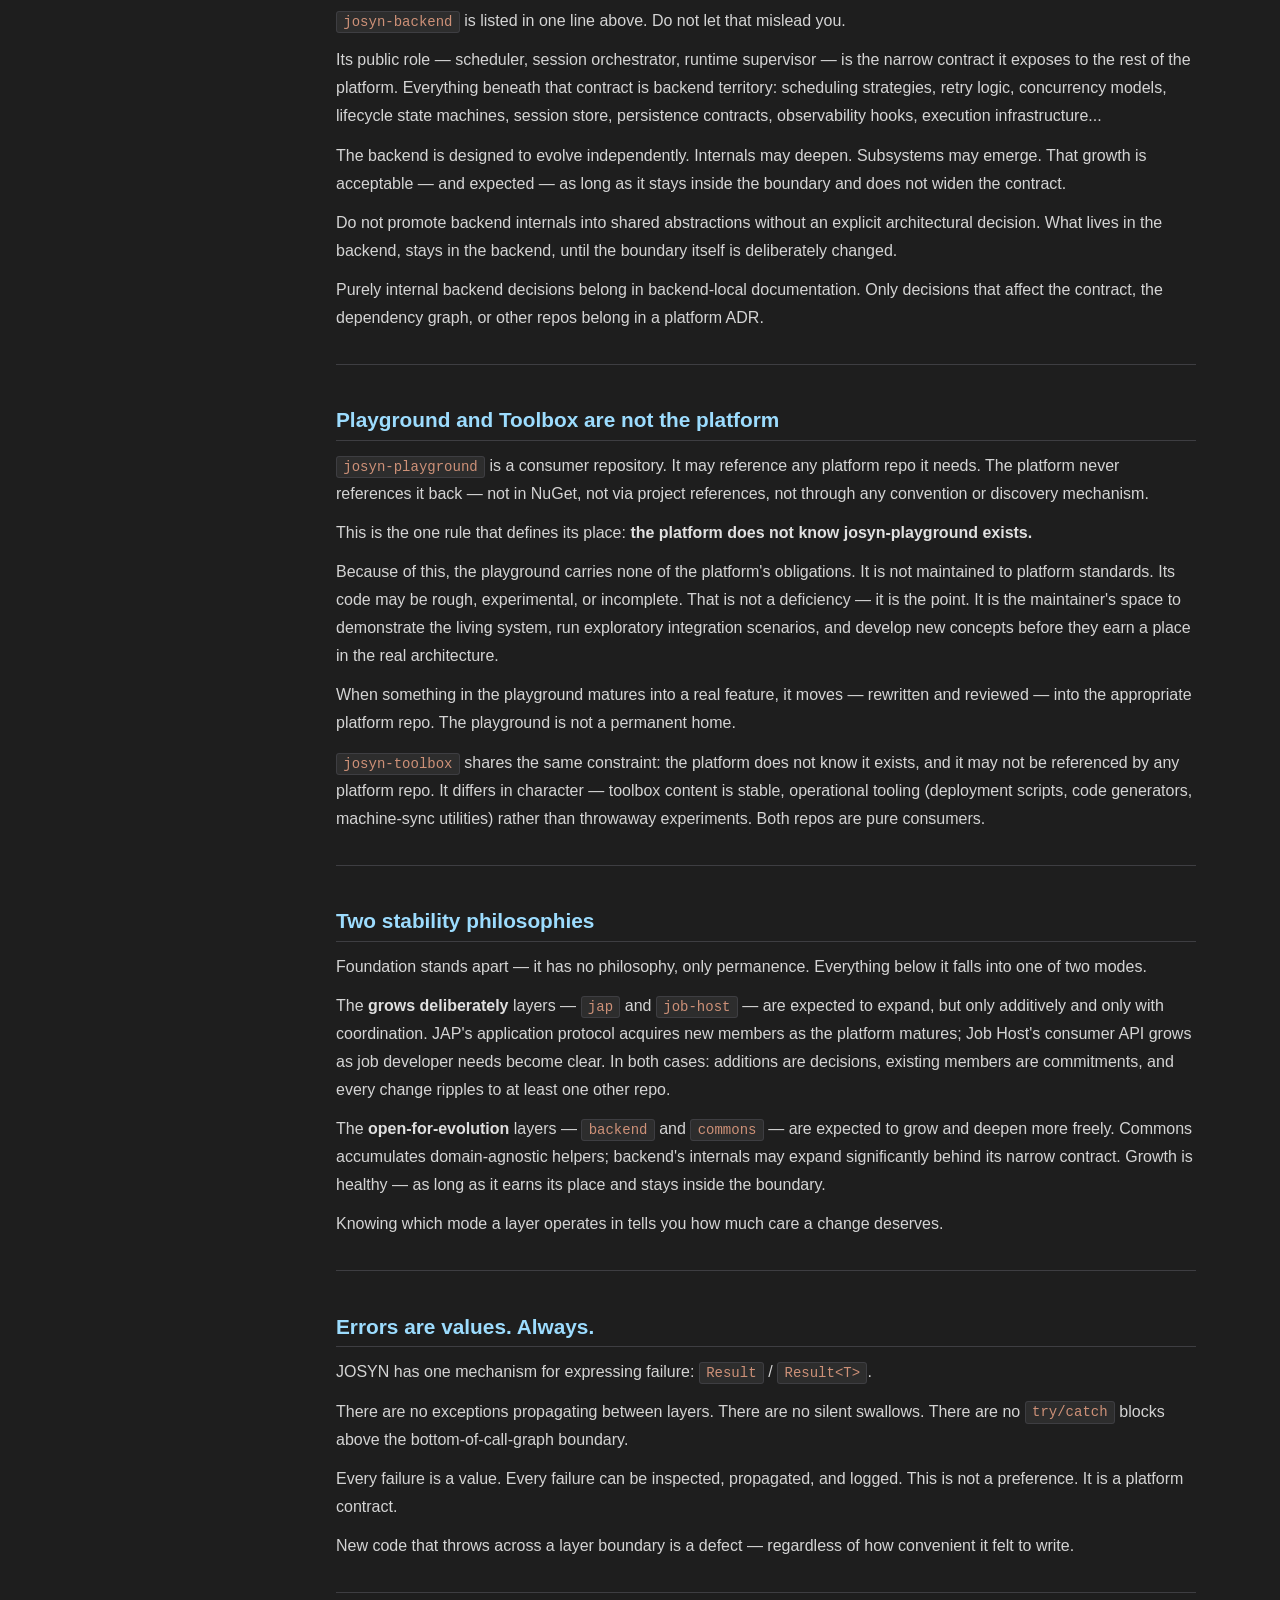
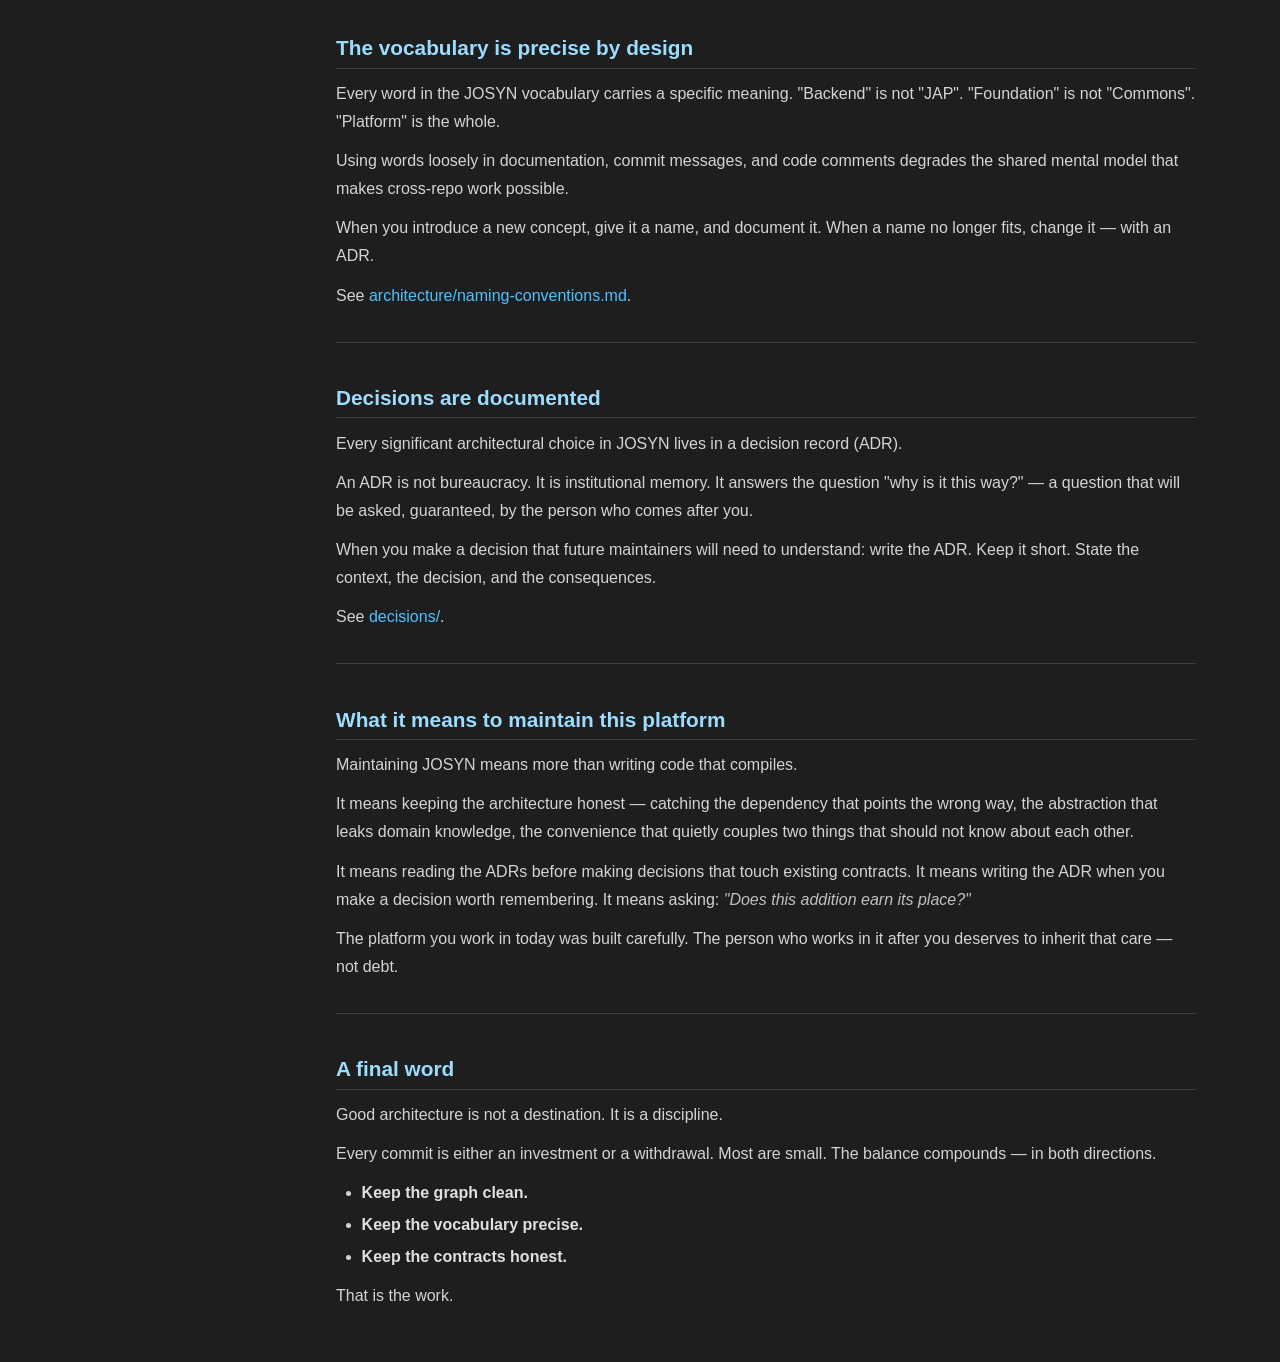
<file: start/josyn-platform/MAINTAINERS.html>
﻿<!DOCTYPE html>
<html lang="en">
<head>
  <meta charset="utf-8">
  <meta name="viewport" content="width=device-width, initial-scale=1">
  <title>JOSYN Platform — Maintainer&#39;s Guide — JOSYN Guide</title>
  <link rel="stylesheet" href="../../site.css">
  <script>var _sw=localStorage.getItem('sidebar-w');if(_sw)document.documentElement.style.setProperty('--sidebar-w',_sw);</script>
</head>
<body>
  <button id="nav-toggle" aria-label="Toggle navigation">&#9776;</button>
  <div id="nav-backdrop"></div>
  <nav id="sidebar">
    <div class="nav-header">JOSYN Guide</div>
    <a href="../../index.html" class="nav-home">JOSYN Guide</a>
<details open>
  <summary class="nav-section">Start</summary>
  <a href="../index.html" class="nav-link">Overview</a>
<details open>
    <summary class="nav-subsection">Josyn Platform</summary>
    <a href="index.html" class="nav-link">README</a>
</details>
</details>

  </nav>
  <div id="sidebar-resizer"></div>
  <main>
    <article>
      <div class="origin">[josyn-platform]/MAINTAINERS.md</div><h1 id="josyn-platform-maintainers-guide">JOSYN Platform — Maintainer's Guide</h1>
<h2 id="a-letter-to-whoever-maintains-this-next"><em>A Letter to Whoever Maintains This Next</em></h2>
<p>This file is the constitutional reference for everyone who works in the JOSYN platform —
today, and in the years to come.</p>
<p>Read it once. Return to it when decisions get hard.</p>
<hr />
<h2 id="what-we-are-building">What we are building</h2>
<p>JOSYN is a platform for executing scheduled jobs as isolated, autonomous processes.
It is not a framework. It is not a library. It is an architecture — a set of repos,
contracts, and conventions that work together because they were designed to.</p>
<p>The platform is small by intention. Every layer exists because it earned its place.
Every boundary exists because it protects something worth protecting.</p>
<hr />
<h2 id="the-dependency-graph-is-the-architecture">The dependency graph is the architecture</h2>
<p>In JOSYN, the structure of who depends on whom is not an implementation detail.
It is the architecture itself.</p>
<p>The layers are:</p>
<pre><code>josyn-foundation   — bedrock; stable forever; referenced by all, references nothing
josyn-commons      — utility satellite; open for growth; referenced by all except foundation
josyn-jap          — the protocol backbone; grows deliberately; existing members never break
josyn-job-host     — open for evolution; the job developer's only door into the platform
josyn-backend      — scheduler, session orchestrator, runtime owner; tip of an iceberg...
josyn-platform     — this repo; documentation, decisions, architecture
</code></pre>
<p>One repository stands outside this graph entirely:</p>
<pre><code>josyn-playground   — consumer; references the platform freely; the platform does not know it exists
josyn-toolbox      — consumer; maintainer tooling; references the platform freely; the platform does not know it exists
</code></pre>
<p>These relationships are not suggestions. They are contracts.</p>
<p>A dependency that runs in the wrong direction does not announce itself.
It compiles. It ships. The tests pass. Life goes on — for a while.</p>
<p>But the graph is now wrong. Future code grows around that mistake without knowing
it is there. Decisions are made against an architecture that has already drifted from
its intended shape. The drift compounds quietly, year after year, until the cost of
correction becomes the cost of a rewrite.</p>
<p>Think of it as cancer. The violation may never surface. You may ship it, maintain it,
and retire the codebase — all without ever feeling the pain. Some systems survive their
architectural cancers peacefully until their natural end. You might be lucky.
Or the decline sets in slowly, then accelerates — increasing friction, failing abstractions,
a rewrite that could have been avoided. All from one small, unreviewed dependency edge.</p>
<p><strong>Protect the graph. Every edge in the wrong direction is a slow-burning fuse.</strong></p>
<hr />
<h2 id="foundation-is-forever">Foundation is forever</h2>
<p><code>josyn-foundation</code> is the one layer that must never change shape.
Its contracts are load-bearing. Every other repo in the platform stands on them.</p>
<p>Adding to foundation is a major decision. Changing it is an event.
Breaking it — even in a backward-compatible way — requires deliberate coordination
across all consuming repos.</p>
<p>When in doubt: foundation does not grow. The consuming layer adapts.</p>
<hr />
<h2 id="commons-is-not-foundation">Commons is not foundation</h2>
<p><code>josyn-commons</code> exists precisely because not everything can be foundation.
It is a growing toolbox — useful, domain-agnostic, always backward-compatible.</p>
<p>The critical boundary: <strong>foundation never references commons.</strong>
Commons may grow; foundation may not follow.</p>
<p>When a helper in commons proves foundational, it does not move automatically.
That is an architectural decision, documented in an ADR, made deliberately.</p>
<hr />
<h2 id="jap-is-the-protocol-backbone">JAP is the protocol backbone</h2>
<p><code>josyn-jap</code> is the application protocol layer every job execution flows through.
It sits on the JIP transport — which lives in foundation and is truly bedrock —
and defines the high-level conversation between the scheduler world and the job world.</p>
<p>That conversation is not frozen. Every new capability that job-host gains must have
a voice in the protocol — JAP grows upward from the needs of the job world.</p>
<p>That growth is healthy and necessary. But it must be deliberate:</p>
<ul>
<li>New members on <code>IJosynApplicationProtocol</code> require coordination with <code>josyn-job-host</code>,
which implements the client side of every member.</li>
<li>Existing members must never change semantics — they are active contracts in every
running session.</li>
<li>Changes to JAP's shared packages (<code>Jap.Shared.*</code>) ripple to both <code>JAPServer</code> and
<code>JobHost</code> simultaneously. Review both sides before committing.</li>
</ul>
<p>The transport below all of this — the named pipes, the wire format, the session GUID
convention — is JIP's territory, defined in foundation. That does not move.
Everything JAP adds above it can grow.</p>
<hr />
<h2 id="job-host-is-the-job-developers-gateway">Job Host is the job developer's gateway</h2>
<p><code>josyn-job-host</code> is the platform's handshake with the world outside.
Job developers link it, follow the protocol, and write business logic.
That is all they should need to do.</p>
<p>Job Host is designed to evolve — more features, more relief for the job developer's daily work, more support
to get things done, and more room for the person in front of the keyboard — to focus on the problem they actually came to solve.</p>
<p>This evolution is healthy and expected. But every addition is a commitment to every job developer
who links it.</p>
<p>Two rules govern that evolution:</p>
<ol>
<li><p><strong>Stay lean.</strong> Job developers should encounter only what they need.
No JAP concepts should leak into the consumer-facing surface.
No abstractions that serve the platform's convenience at the expense of the consumer's clarity.</p>
</li>
<li><p><strong>No YAGNI.</strong> Add only for a concrete reason. Remove only with deliberate migration
and deprecation — removals are expensive for a library that job authors bind to.</p>
</li>
</ol>
<p>The <code>[JobEntryPoint]</code> attribute and <code>Core.Run(args)</code> are the entire surface most job authors
will ever see. Protect their simplicity.</p>
<hr />
<h2 id="backend-is-its-own-world">Backend is its own world</h2>
<p><code>josyn-backend</code> is listed in one line above. Do not let that mislead you.</p>
<p>Its public role — scheduler, session orchestrator, runtime supervisor — is the narrow contract it exposes to the rest of the platform. Everything beneath that contract is backend territory: scheduling strategies, retry logic, concurrency models, lifecycle state machines, session store, persistence contracts, observability hooks, execution infrastructure...</p>
<p>The backend is designed to evolve independently. Internals may deepen. Subsystems may emerge. That growth is acceptable — and expected — as long as it stays inside the boundary and does not widen the contract.</p>
<p>Do not promote backend internals into shared abstractions without an explicit architectural decision. What lives in the backend, stays in the backend, until the boundary itself is deliberately changed.</p>
<p>Purely internal backend decisions belong in backend-local documentation. Only decisions that affect the contract, the dependency graph, or other repos belong in a platform ADR.</p>
<hr />
<h2 id="playground-and-toolbox-are-not-the-platform">Playground and Toolbox are not the platform</h2>
<p><code>josyn-playground</code> is a consumer repository. It may reference any platform repo it needs.
The platform never references it back — not in NuGet, not via project references, not through any convention or discovery mechanism.</p>
<p>This is the one rule that defines its place: <strong>the platform does not know josyn-playground exists.</strong></p>
<p>Because of this, the playground carries none of the platform's obligations. It is not maintained to platform standards. Its code may be rough, experimental, or incomplete. That is not a deficiency — it is the point. It is the maintainer's space to demonstrate the living system, run exploratory integration scenarios, and develop new concepts before they earn a place in the real architecture.</p>
<p>When something in the playground matures into a real feature, it moves — rewritten and reviewed — into the appropriate platform repo. The playground is not a permanent home.</p>
<p><code>josyn-toolbox</code> shares the same constraint: the platform does not know it exists, and it may not be referenced by any platform repo. It differs in character — toolbox content is stable, operational tooling (deployment scripts, code generators, machine-sync utilities) rather than throwaway experiments. Both repos are pure consumers.</p>
<hr />
<h2 id="two-stability-philosophies">Two stability philosophies</h2>
<p>Foundation stands apart — it has no philosophy, only permanence.
Everything below it falls into one of two modes.</p>
<p>The <strong>grows deliberately</strong> layers — <code>jap</code> and <code>job-host</code> — are expected to expand,
but only additively and only with coordination. JAP's application protocol acquires
new members as the platform matures; Job Host's consumer API grows as job developer
needs become clear. In both cases: additions are decisions, existing members are
commitments, and every change ripples to at least one other repo.</p>
<p>The <strong>open-for-evolution</strong> layers — <code>backend</code> and <code>commons</code> — are expected to grow and
deepen more freely. Commons accumulates domain-agnostic helpers; backend's internals
may expand significantly behind its narrow contract. Growth is healthy — as long as it
earns its place and stays inside the boundary.</p>
<p>Knowing which mode a layer operates in tells you how much care a change deserves.</p>
<hr />
<h2 id="errors-are-values.always">Errors are values. Always.</h2>
<p>JOSYN has one mechanism for expressing failure: <code>Result</code> / <code>Result&lt;T&gt;</code>.</p>
<p>There are no exceptions propagating between layers.
There are no silent swallows.
There are no <code>try/catch</code> blocks above the bottom-of-call-graph boundary.</p>
<p>Every failure is a value. Every failure can be inspected, propagated, and logged.
This is not a preference. It is a platform contract.</p>
<p>New code that throws across a layer boundary is a defect — regardless of how
convenient it felt to write.</p>
<hr />
<h2 id="the-vocabulary-is-precise-by-design">The vocabulary is precise by design</h2>
<p>Every word in the JOSYN vocabulary carries a specific meaning.
&quot;Backend&quot; is not &quot;JAP&quot;. &quot;Foundation&quot; is not &quot;Commons&quot;. &quot;Platform&quot; is the whole.</p>
<p>Using words loosely in documentation, commit messages, and code comments
degrades the shared mental model that makes cross-repo work possible.</p>
<p>When you introduce a new concept, give it a name, and document it.
When a name no longer fits, change it — with an ADR.</p>
<p>See <a href="architecture/naming-conventions.html">architecture/naming-conventions.md</a>.</p>
<hr />
<h2 id="decisions-are-documented">Decisions are documented</h2>
<p>Every significant architectural choice in JOSYN lives in a decision record (ADR).</p>
<p>An ADR is not bureaucracy. It is institutional memory. It answers the question
&quot;why is it this way?&quot; — a question that will be asked, guaranteed, by the person
who comes after you.</p>
<p>When you make a decision that future maintainers will need to understand:
write the ADR. Keep it short. State the context, the decision, and the consequences.</p>
<p>See <a href="decisions/">decisions/</a>.</p>
<hr />
<h2 id="what-it-means-to-maintain-this-platform">What it means to maintain this platform</h2>
<p>Maintaining JOSYN means more than writing code that compiles.</p>
<p>It means keeping the architecture honest — catching the dependency that points
the wrong way, the abstraction that leaks domain knowledge, the convenience
that quietly couples two things that should not know about each other.</p>
<p>It means reading the ADRs before making decisions that touch existing contracts.
It means writing the ADR when you make a decision worth remembering.
It means asking: <em>&quot;Does this addition earn its place?&quot;</em></p>
<p>The platform you work in today was built carefully. The person who works in it
after you deserves to inherit that care — not debt.</p>
<hr />
<h2 id="a-final-word">A final word</h2>
<p>Good architecture is not a destination. It is a discipline.</p>
<p>Every commit is either an investment or a withdrawal. Most are small. The balance
compounds — in both directions.</p>
<ul>
<li><strong>Keep the graph clean.</strong></li>
<li><strong>Keep the vocabulary precise.</strong></li>
<li><strong>Keep the contracts honest.</strong></li>
</ul>
<p>That is the work.</p>

    </article>
  </main>
  <script>
    var toggle   = document.getElementById('nav-toggle');
    var backdrop = document.getElementById('nav-backdrop');
    function closeNav() { document.body.classList.remove('nav-open'); }
    toggle.addEventListener('click', function() {
      document.body.classList.toggle('nav-open');
    });
    backdrop.addEventListener('click', closeNav);
    document.querySelectorAll('#sidebar a').forEach(function(a) {
      a.addEventListener('click', closeNav);
    });

    var resizer = document.getElementById('sidebar-resizer');
    var resizeW = null;
    resizer.addEventListener('contextmenu', function(e) { e.preventDefault(); });
    resizer.addEventListener('mousedown', function(e) {
      e.preventDefault();
      document.addEventListener('mousemove', onResize);
      document.addEventListener('mouseup', stopResize);
    });
    resizer.addEventListener('touchstart', function(e) {
      e.preventDefault();
      document.addEventListener('touchmove', onTouchResize, { passive: false });
      document.addEventListener('touchend', stopTouchResize);
    }, { passive: false });
    function onResize(e) {
      resizeW = Math.max(160, Math.min(600, e.clientX)) + 'px';
      document.documentElement.style.setProperty('--sidebar-w', resizeW);
    }
    function onTouchResize(e) {
      e.preventDefault();
      resizeW = Math.max(160, Math.min(600, e.touches[0].clientX)) + 'px';
      document.documentElement.style.setProperty('--sidebar-w', resizeW);
    }
    function stopResize() {
      document.removeEventListener('mousemove', onResize);
      document.removeEventListener('mouseup', stopResize);
      if (resizeW) localStorage.setItem('sidebar-w', resizeW);
    }
    function stopTouchResize() {
      document.removeEventListener('touchmove', onTouchResize);
      document.removeEventListener('touchend', stopTouchResize);
      if (resizeW) localStorage.setItem('sidebar-w', resizeW);
    }
  </script>
  <script src="../../mermaid.min.js"></script><script>mermaid.initialize({startOnLoad:false,theme:'dark'});mermaid.run({querySelector:'.mermaid'});</script>
</body>
</html>
</file>
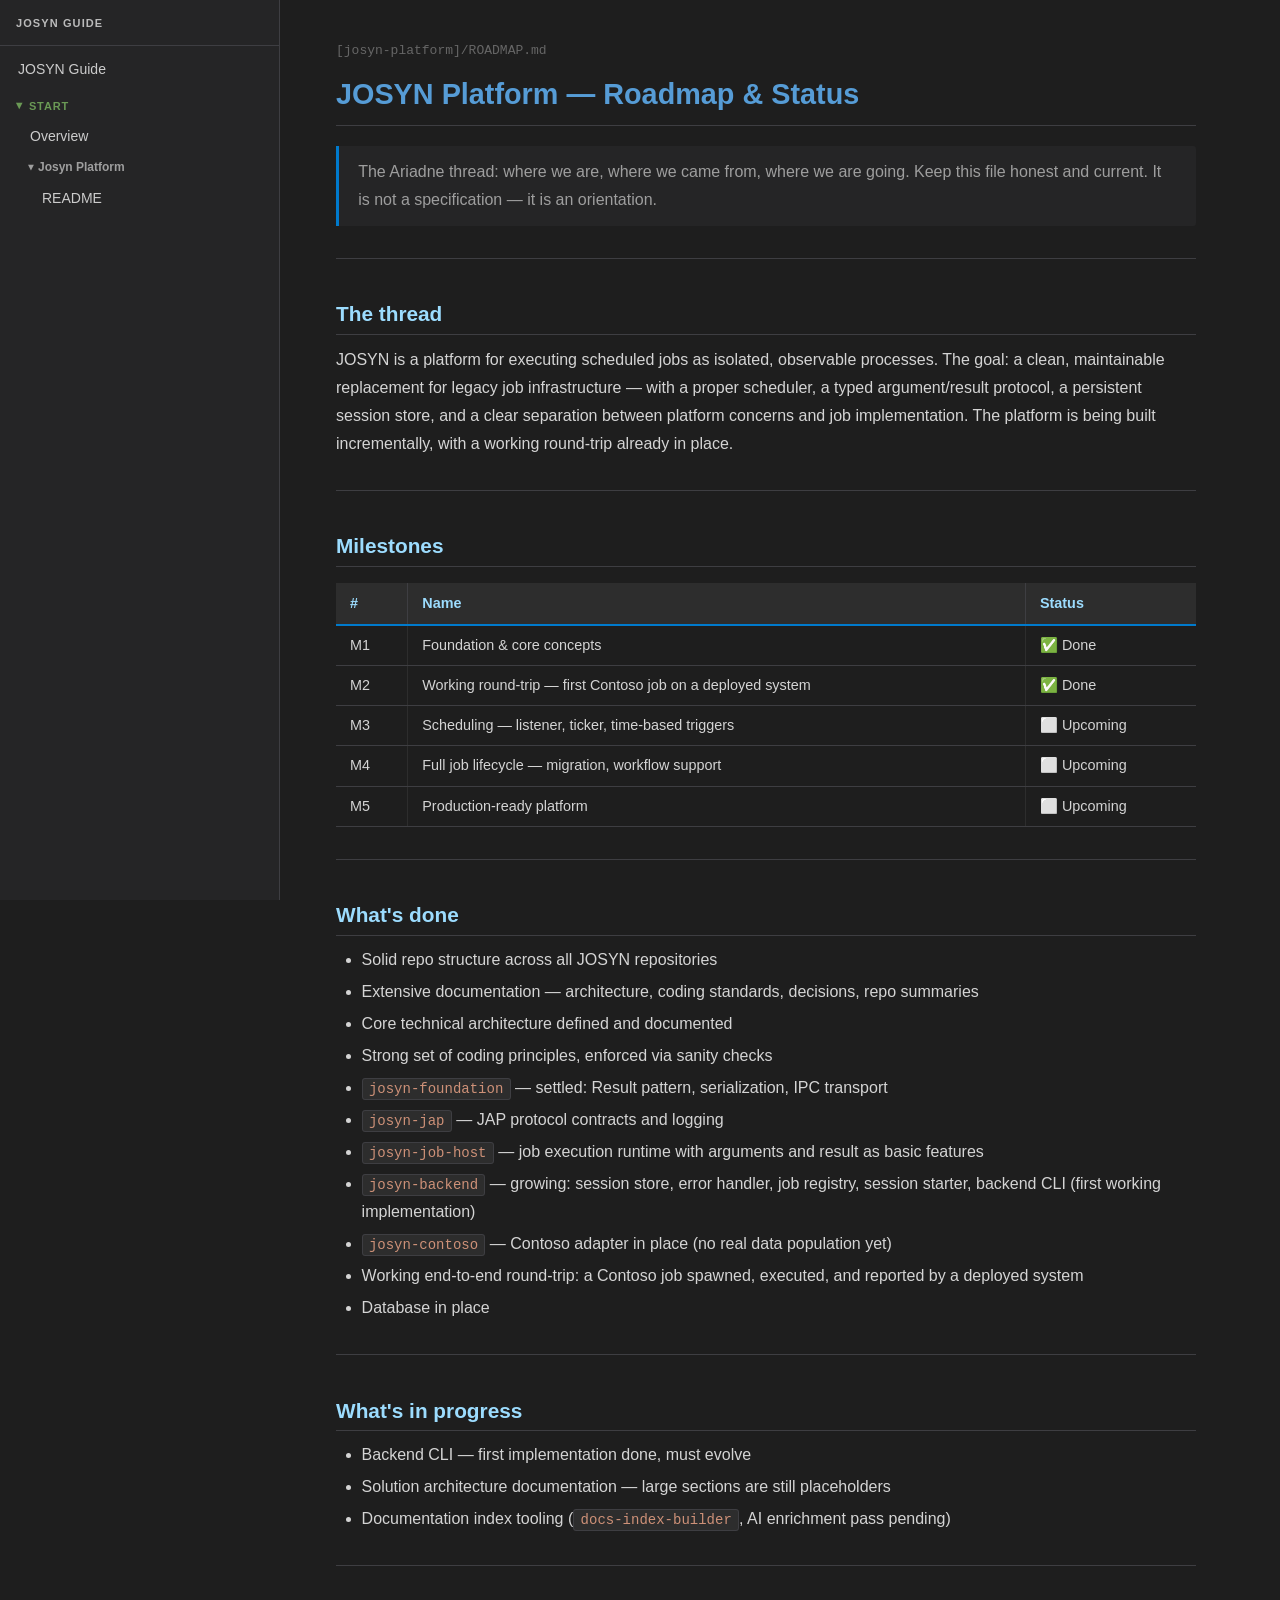
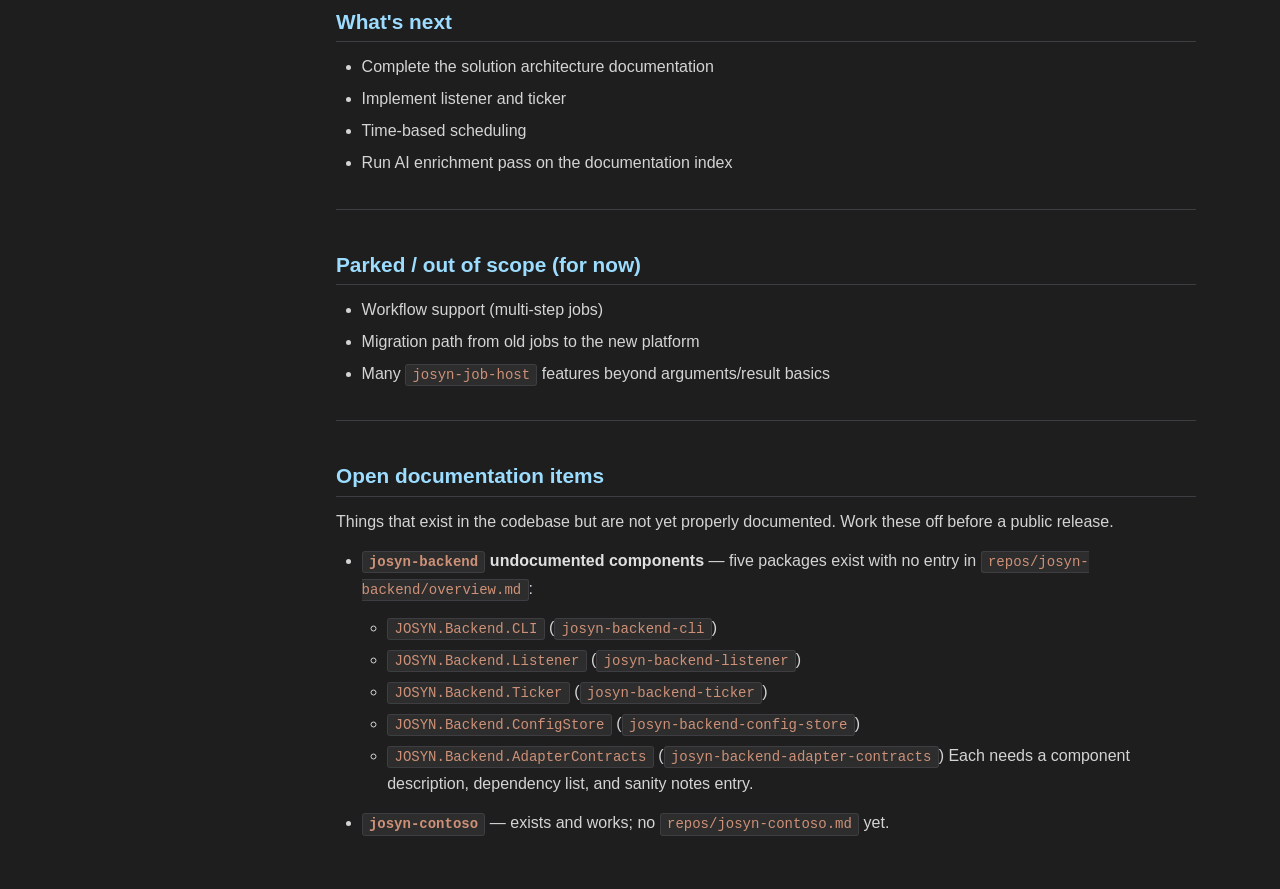
<file: start/josyn-platform/ROADMAP.html>
﻿<!DOCTYPE html>
<html lang="en">
<head>
  <meta charset="utf-8">
  <meta name="viewport" content="width=device-width, initial-scale=1">
  <title>JOSYN Platform — Roadmap &amp; Status — JOSYN Guide</title>
  <link rel="stylesheet" href="../../site.css">
  <script>var _sw=localStorage.getItem('sidebar-w');if(_sw)document.documentElement.style.setProperty('--sidebar-w',_sw);</script>
</head>
<body>
  <button id="nav-toggle" aria-label="Toggle navigation">&#9776;</button>
  <div id="nav-backdrop"></div>
  <nav id="sidebar">
    <div class="nav-header">JOSYN Guide</div>
    <a href="../../index.html" class="nav-home">JOSYN Guide</a>
<details open>
  <summary class="nav-section">Start</summary>
  <a href="../index.html" class="nav-link">Overview</a>
<details open>
    <summary class="nav-subsection">Josyn Platform</summary>
    <a href="index.html" class="nav-link">README</a>
</details>
</details>

  </nav>
  <div id="sidebar-resizer"></div>
  <main>
    <article>
      <div class="origin">[josyn-platform]/ROADMAP.md</div><h1 id="josyn-platform-roadmap-status">JOSYN Platform — Roadmap &amp; Status</h1>
<blockquote>
<p>The Ariadne thread: where we are, where we came from, where we are going.
Keep this file honest and current. It is not a specification — it is an orientation.</p>
</blockquote>
<hr />
<h2 id="the-thread">The thread</h2>
<p>JOSYN is a platform for executing scheduled jobs as isolated, observable processes.
The goal: a clean, maintainable replacement for legacy job infrastructure — with a proper
scheduler, a typed argument/result protocol, a persistent session store, and a clear
separation between platform concerns and job implementation.
The platform is being built incrementally, with a working round-trip already in place.</p>
<hr />
<h2 id="milestones">Milestones</h2>
<table>
<thead>
<tr>
<th>#</th>
<th>Name</th>
<th>Status</th>
</tr>
</thead>
<tbody>
<tr>
<td>M1</td>
<td>Foundation &amp; core concepts</td>
<td>✅ Done</td>
</tr>
<tr>
<td>M2</td>
<td>Working round-trip — first Contoso job on a deployed system</td>
<td>✅ Done</td>
</tr>
<tr>
<td>M3</td>
<td>Scheduling — listener, ticker, time-based triggers</td>
<td>⬜ Upcoming</td>
</tr>
<tr>
<td>M4</td>
<td>Full job lifecycle — migration, workflow support</td>
<td>⬜ Upcoming</td>
</tr>
<tr>
<td>M5</td>
<td>Production-ready platform</td>
<td>⬜ Upcoming</td>
</tr>
</tbody>
</table>
<hr />
<h2 id="whats-done">What's done</h2>
<ul>
<li>Solid repo structure across all JOSYN repositories</li>
<li>Extensive documentation — architecture, coding standards, decisions, repo summaries</li>
<li>Core technical architecture defined and documented</li>
<li>Strong set of coding principles, enforced via sanity checks</li>
<li><code>josyn-foundation</code> — settled: Result pattern, serialization, IPC transport</li>
<li><code>josyn-jap</code> — JAP protocol contracts and logging</li>
<li><code>josyn-job-host</code> — job execution runtime with arguments and result as basic features</li>
<li><code>josyn-backend</code> — growing: session store, error handler, job registry, session starter, backend CLI (first working implementation)</li>
<li><code>josyn-contoso</code> — Contoso adapter in place (no real data population yet)</li>
<li>Working end-to-end round-trip: a Contoso job spawned, executed, and reported by a deployed system</li>
<li>Database in place</li>
</ul>
<hr />
<h2 id="whats-in-progress">What's in progress</h2>
<ul>
<li>Backend CLI — first implementation done, must evolve</li>
<li>Solution architecture documentation — large sections are still placeholders</li>
<li>Documentation index tooling (<code>docs-index-builder</code>, AI enrichment pass pending)</li>
</ul>
<hr />
<h2 id="whats-next">What's next</h2>
<ul>
<li>Complete the solution architecture documentation</li>
<li>Implement listener and ticker</li>
<li>Time-based scheduling</li>
<li>Run AI enrichment pass on the documentation index</li>
</ul>
<hr />
<h2 id="parked-out-of-scope-for-now">Parked / out of scope (for now)</h2>
<ul>
<li>Workflow support (multi-step jobs)</li>
<li>Migration path from old jobs to the new platform</li>
<li>Many <code>josyn-job-host</code> features beyond arguments/result basics</li>
</ul>
<hr />
<h2 id="open-documentation-items">Open documentation items</h2>
<p>Things that exist in the codebase but are not yet properly documented.
Work these off before a public release.</p>
<ul>
<li><p><strong><code>josyn-backend</code> undocumented components</strong> — five packages exist with no entry in
<code>repos/josyn-backend/overview.md</code>:</p>
<ul>
<li><code>JOSYN.Backend.CLI</code> (<code>josyn-backend-cli</code>)</li>
<li><code>JOSYN.Backend.Listener</code> (<code>josyn-backend-listener</code>)</li>
<li><code>JOSYN.Backend.Ticker</code> (<code>josyn-backend-ticker</code>)</li>
<li><code>JOSYN.Backend.ConfigStore</code> (<code>josyn-backend-config-store</code>)</li>
<li><code>JOSYN.Backend.AdapterContracts</code> (<code>josyn-backend-adapter-contracts</code>)
Each needs a component description, dependency list, and sanity notes entry.</li>
</ul>
</li>
<li><p><strong><code>josyn-contoso</code></strong> — exists and works; no <code>repos/josyn-contoso.md</code> yet.</p>
</li>
</ul>

    </article>
  </main>
  <script>
    var toggle   = document.getElementById('nav-toggle');
    var backdrop = document.getElementById('nav-backdrop');
    function closeNav() { document.body.classList.remove('nav-open'); }
    toggle.addEventListener('click', function() {
      document.body.classList.toggle('nav-open');
    });
    backdrop.addEventListener('click', closeNav);
    document.querySelectorAll('#sidebar a').forEach(function(a) {
      a.addEventListener('click', closeNav);
    });

    var resizer = document.getElementById('sidebar-resizer');
    var resizeW = null;
    resizer.addEventListener('contextmenu', function(e) { e.preventDefault(); });
    resizer.addEventListener('mousedown', function(e) {
      e.preventDefault();
      document.addEventListener('mousemove', onResize);
      document.addEventListener('mouseup', stopResize);
    });
    resizer.addEventListener('touchstart', function(e) {
      e.preventDefault();
      document.addEventListener('touchmove', onTouchResize, { passive: false });
      document.addEventListener('touchend', stopTouchResize);
    }, { passive: false });
    function onResize(e) {
      resizeW = Math.max(160, Math.min(600, e.clientX)) + 'px';
      document.documentElement.style.setProperty('--sidebar-w', resizeW);
    }
    function onTouchResize(e) {
      e.preventDefault();
      resizeW = Math.max(160, Math.min(600, e.touches[0].clientX)) + 'px';
      document.documentElement.style.setProperty('--sidebar-w', resizeW);
    }
    function stopResize() {
      document.removeEventListener('mousemove', onResize);
      document.removeEventListener('mouseup', stopResize);
      if (resizeW) localStorage.setItem('sidebar-w', resizeW);
    }
    function stopTouchResize() {
      document.removeEventListener('touchmove', onTouchResize);
      document.removeEventListener('touchend', stopTouchResize);
      if (resizeW) localStorage.setItem('sidebar-w', resizeW);
    }
  </script>
  <script src="../../mermaid.min.js"></script><script>mermaid.initialize({startOnLoad:false,theme:'dark'});mermaid.run({querySelector:'.mermaid'});</script>
</body>
</html>
</file>
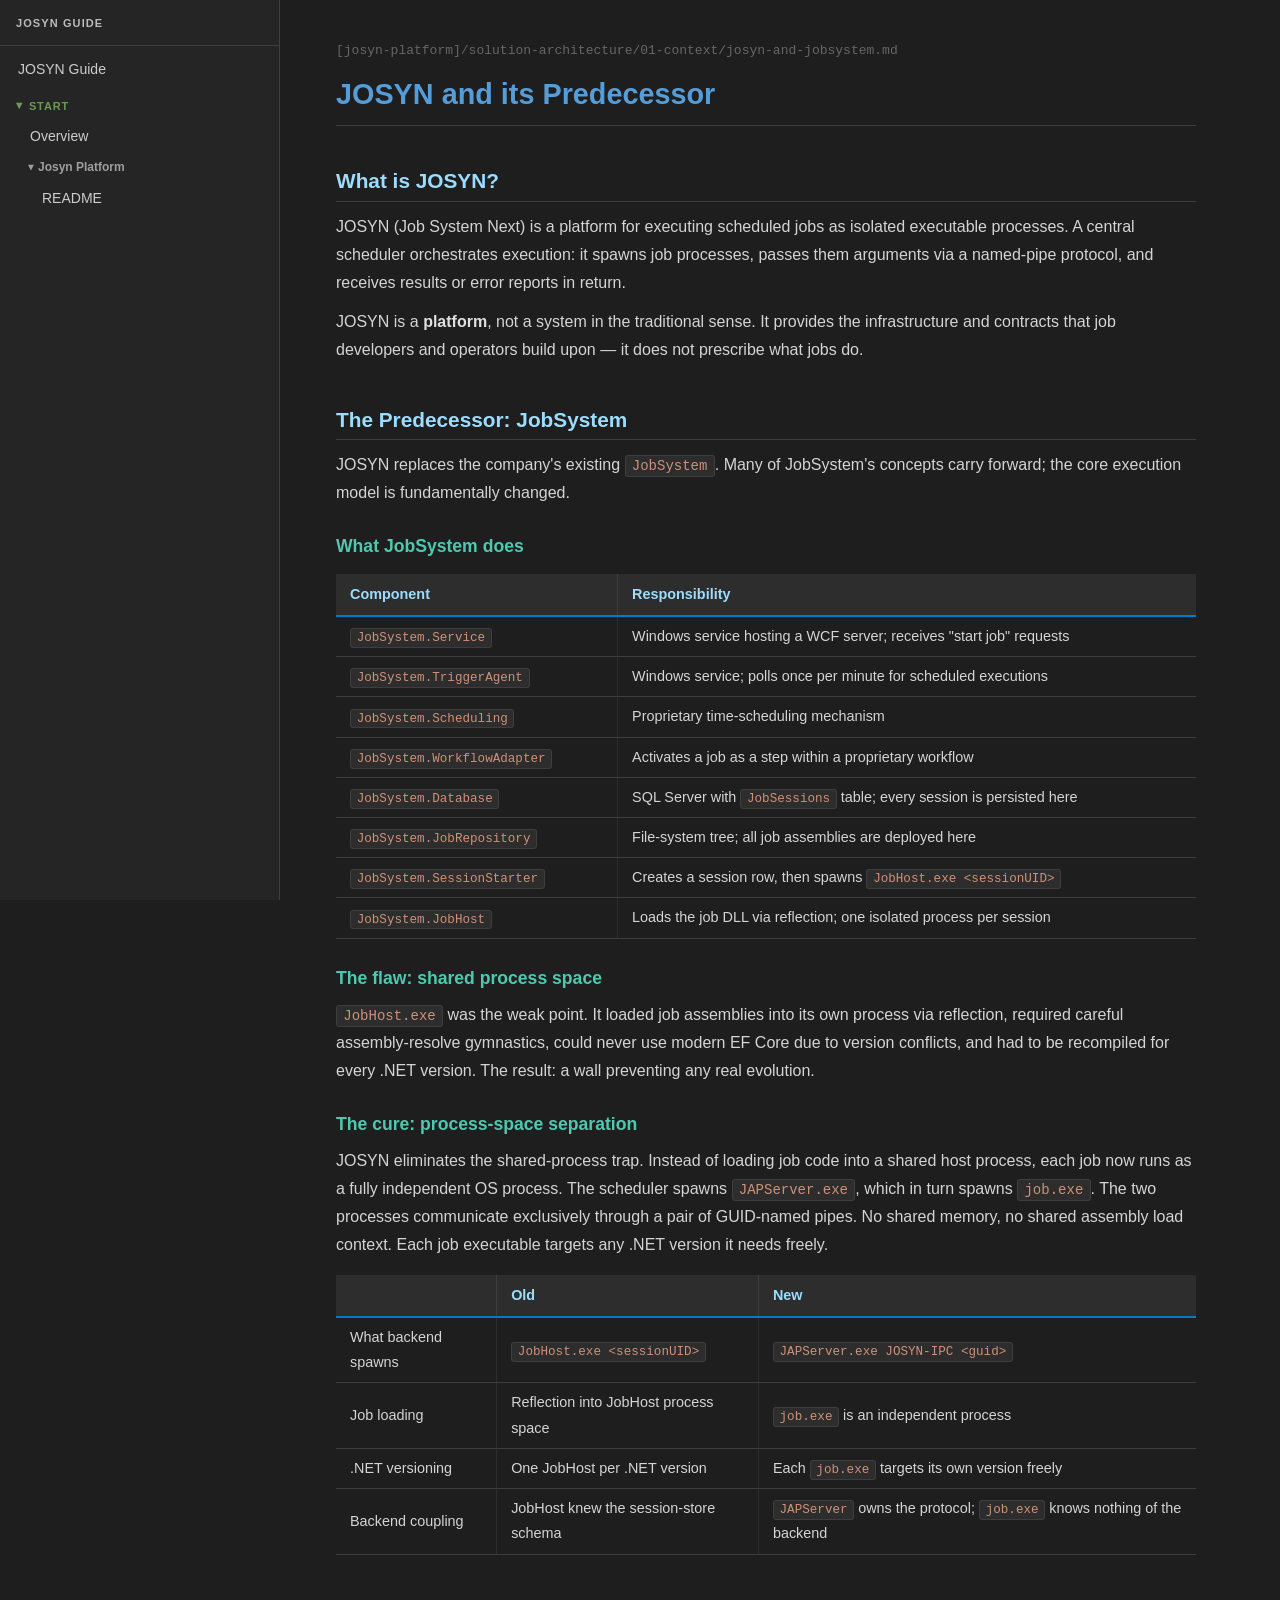
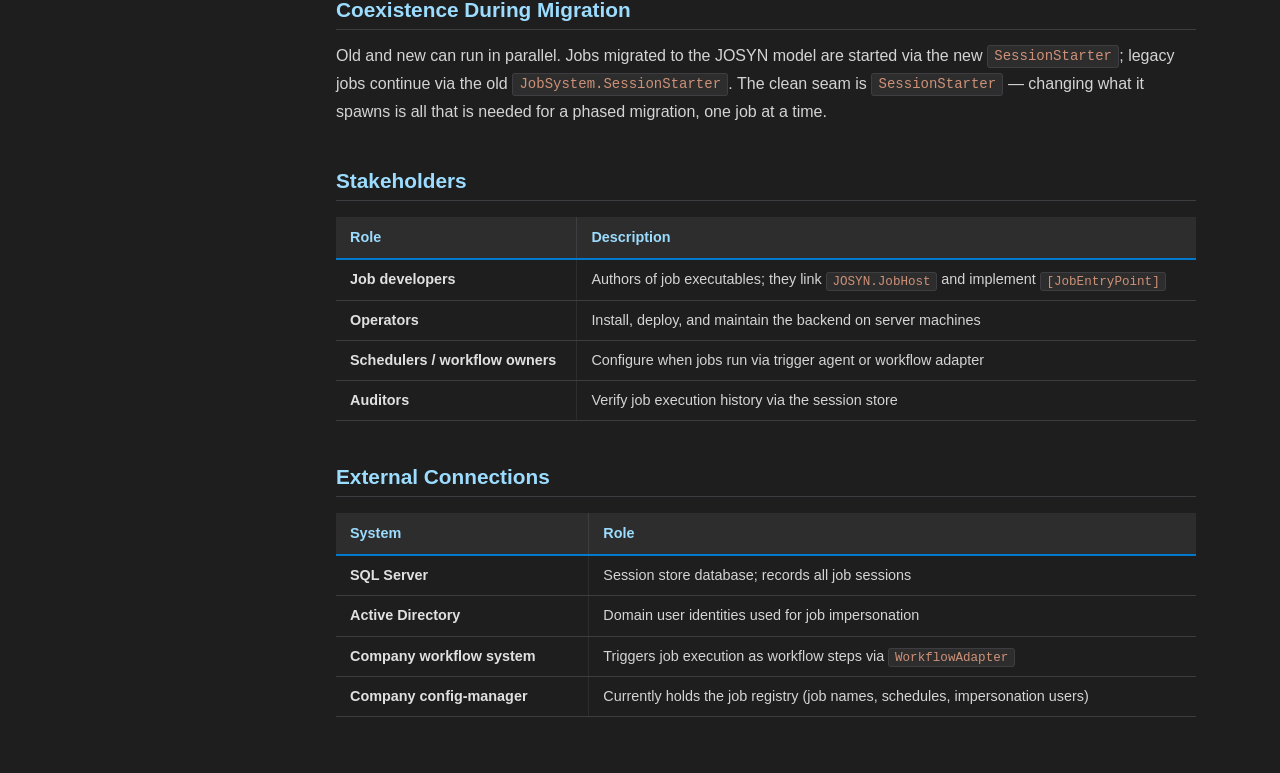
<file: start/josyn-platform/solution-architecture/01-context/josyn-and-jobsystem.html>
﻿<!DOCTYPE html>
<html lang="en">
<head>
  <meta charset="utf-8">
  <meta name="viewport" content="width=device-width, initial-scale=1">
  <title>JOSYN and its Predecessor — JOSYN Guide</title>
  <link rel="stylesheet" href="../../../../site.css">
  <script>var _sw=localStorage.getItem('sidebar-w');if(_sw)document.documentElement.style.setProperty('--sidebar-w',_sw);</script>
</head>
<body>
  <button id="nav-toggle" aria-label="Toggle navigation">&#9776;</button>
  <div id="nav-backdrop"></div>
  <nav id="sidebar">
    <div class="nav-header">JOSYN Guide</div>
    <a href="../../../../index.html" class="nav-home">JOSYN Guide</a>
<details open>
  <summary class="nav-section">Start</summary>
  <a href="../../../index.html" class="nav-link">Overview</a>
<details open>
    <summary class="nav-subsection">Josyn Platform</summary>
    <a href="../../index.html" class="nav-link">README</a>
</details>
</details>

  </nav>
  <div id="sidebar-resizer"></div>
  <main>
    <article>
      <div class="origin">[josyn-platform]/solution-architecture/01-context/josyn-and-jobsystem.md</div><h1 id="josyn-and-its-predecessor">JOSYN and its Predecessor</h1>
<h2 id="what-is-josyn">What is JOSYN?</h2>
<p>JOSYN (Job System Next) is a platform for executing scheduled jobs as isolated executable
processes. A central scheduler orchestrates execution: it spawns job processes, passes them
arguments via a named-pipe protocol, and receives results or error reports in return.</p>
<p>JOSYN is a <strong>platform</strong>, not a system in the traditional sense. It provides the infrastructure
and contracts that job developers and operators build upon — it does not prescribe what jobs do.</p>
<h2 id="the-predecessor-jobsystem">The Predecessor: JobSystem</h2>
<p>JOSYN replaces the company's existing <code>JobSystem</code>. Many of JobSystem's concepts carry forward;
the core execution model is fundamentally changed.</p>
<h3 id="what-jobsystem-does">What JobSystem does</h3>
<table>
<thead>
<tr>
<th>Component</th>
<th>Responsibility</th>
</tr>
</thead>
<tbody>
<tr>
<td><code>JobSystem.Service</code></td>
<td>Windows service hosting a WCF server; receives &quot;start job&quot; requests</td>
</tr>
<tr>
<td><code>JobSystem.TriggerAgent</code></td>
<td>Windows service; polls once per minute for scheduled executions</td>
</tr>
<tr>
<td><code>JobSystem.Scheduling</code></td>
<td>Proprietary time-scheduling mechanism</td>
</tr>
<tr>
<td><code>JobSystem.WorkflowAdapter</code></td>
<td>Activates a job as a step within a proprietary workflow</td>
</tr>
<tr>
<td><code>JobSystem.Database</code></td>
<td>SQL Server with <code>JobSessions</code> table; every session is persisted here</td>
</tr>
<tr>
<td><code>JobSystem.JobRepository</code></td>
<td>File-system tree; all job assemblies are deployed here</td>
</tr>
<tr>
<td><code>JobSystem.SessionStarter</code></td>
<td>Creates a session row, then spawns <code>JobHost.exe &lt;sessionUID&gt;</code></td>
</tr>
<tr>
<td><code>JobSystem.JobHost</code></td>
<td>Loads the job DLL via reflection; one isolated process per session</td>
</tr>
</tbody>
</table>
<h3 id="the-flaw-shared-process-space">The flaw: shared process space</h3>
<p><code>JobHost.exe</code> was the weak point. It loaded job assemblies into its own process via reflection,
required careful assembly-resolve gymnastics, could never use modern EF Core due to version
conflicts, and had to be recompiled for every .NET version. The result: a wall preventing any
real evolution.</p>
<h3 id="the-cure-process-space-separation">The cure: process-space separation</h3>
<p>JOSYN eliminates the shared-process trap. Instead of loading job code into a shared host process,
each job now runs as a fully independent OS process. The scheduler spawns <code>JAPServer.exe</code>, which
in turn spawns <code>job.exe</code>. The two processes communicate exclusively through a pair of GUID-named
pipes. No shared memory, no shared assembly load context. Each job executable targets any .NET
version it needs freely.</p>
<table>
<thead>
<tr>
<th></th>
<th>Old</th>
<th>New</th>
</tr>
</thead>
<tbody>
<tr>
<td>What backend spawns</td>
<td><code>JobHost.exe &lt;sessionUID&gt;</code></td>
<td><code>JAPServer.exe JOSYN-IPC &lt;guid&gt;</code></td>
</tr>
<tr>
<td>Job loading</td>
<td>Reflection into JobHost process space</td>
<td><code>job.exe</code> is an independent process</td>
</tr>
<tr>
<td>.NET versioning</td>
<td>One JobHost per .NET version</td>
<td>Each <code>job.exe</code> targets its own version freely</td>
</tr>
<tr>
<td>Backend coupling</td>
<td>JobHost knew the session-store schema</td>
<td><code>JAPServer</code> owns the protocol; <code>job.exe</code> knows nothing of the backend</td>
</tr>
</tbody>
</table>
<h2 id="coexistence-during-migration">Coexistence During Migration</h2>
<p>Old and new can run in parallel. Jobs migrated to the JOSYN model are started via the new
<code>SessionStarter</code>; legacy jobs continue via the old <code>JobSystem.SessionStarter</code>. The clean
seam is <code>SessionStarter</code> — changing what it spawns is all that is needed for a phased
migration, one job at a time.</p>
<h2 id="stakeholders">Stakeholders</h2>
<table>
<thead>
<tr>
<th>Role</th>
<th>Description</th>
</tr>
</thead>
<tbody>
<tr>
<td><strong>Job developers</strong></td>
<td>Authors of job executables; they link <code>JOSYN.JobHost</code> and implement <code>[JobEntryPoint]</code></td>
</tr>
<tr>
<td><strong>Operators</strong></td>
<td>Install, deploy, and maintain the backend on server machines</td>
</tr>
<tr>
<td><strong>Schedulers / workflow owners</strong></td>
<td>Configure when jobs run via trigger agent or workflow adapter</td>
</tr>
<tr>
<td><strong>Auditors</strong></td>
<td>Verify job execution history via the session store</td>
</tr>
</tbody>
</table>
<h2 id="external-connections">External Connections</h2>
<table>
<thead>
<tr>
<th>System</th>
<th>Role</th>
</tr>
</thead>
<tbody>
<tr>
<td><strong>SQL Server</strong></td>
<td>Session store database; records all job sessions</td>
</tr>
<tr>
<td><strong>Active Directory</strong></td>
<td>Domain user identities used for job impersonation</td>
</tr>
<tr>
<td><strong>Company workflow system</strong></td>
<td>Triggers job execution as workflow steps via <code>WorkflowAdapter</code></td>
</tr>
<tr>
<td><strong>Company config-manager</strong></td>
<td>Currently holds the job registry (job names, schedules, impersonation users)</td>
</tr>
</tbody>
</table>

    </article>
  </main>
  <script>
    var toggle   = document.getElementById('nav-toggle');
    var backdrop = document.getElementById('nav-backdrop');
    function closeNav() { document.body.classList.remove('nav-open'); }
    toggle.addEventListener('click', function() {
      document.body.classList.toggle('nav-open');
    });
    backdrop.addEventListener('click', closeNav);
    document.querySelectorAll('#sidebar a').forEach(function(a) {
      a.addEventListener('click', closeNav);
    });

    var resizer = document.getElementById('sidebar-resizer');
    var resizeW = null;
    resizer.addEventListener('contextmenu', function(e) { e.preventDefault(); });
    resizer.addEventListener('mousedown', function(e) {
      e.preventDefault();
      document.addEventListener('mousemove', onResize);
      document.addEventListener('mouseup', stopResize);
    });
    resizer.addEventListener('touchstart', function(e) {
      e.preventDefault();
      document.addEventListener('touchmove', onTouchResize, { passive: false });
      document.addEventListener('touchend', stopTouchResize);
    }, { passive: false });
    function onResize(e) {
      resizeW = Math.max(160, Math.min(600, e.clientX)) + 'px';
      document.documentElement.style.setProperty('--sidebar-w', resizeW);
    }
    function onTouchResize(e) {
      e.preventDefault();
      resizeW = Math.max(160, Math.min(600, e.touches[0].clientX)) + 'px';
      document.documentElement.style.setProperty('--sidebar-w', resizeW);
    }
    function stopResize() {
      document.removeEventListener('mousemove', onResize);
      document.removeEventListener('mouseup', stopResize);
      if (resizeW) localStorage.setItem('sidebar-w', resizeW);
    }
    function stopTouchResize() {
      document.removeEventListener('touchmove', onTouchResize);
      document.removeEventListener('touchend', stopTouchResize);
      if (resizeW) localStorage.setItem('sidebar-w', resizeW);
    }
  </script>
  <script src="../../../../mermaid.min.js"></script><script>mermaid.initialize({startOnLoad:false,theme:'dark'});mermaid.run({querySelector:'.mermaid'});</script>
</body>
</html>
</file>
<file: site.css>
*, *::before, *::after { box-sizing: border-box; margin: 0; padding: 0; }

:root { --sidebar-w: 280px; }

body {
  font-family: -apple-system, BlinkMacSystemFont, "Segoe UI", Roboto, Helvetica, Arial, sans-serif;
  font-size: 16px;
  line-height: 1.75;
  color: #d4d4d4;
  background: #1e1e1e;
  display: flex;
  min-height: 100vh;
}

/* ── Sidebar ────────────────────────────────────────────────── */

nav {
  width: var(--sidebar-w);
  flex-shrink: 0;
  background: #252526;
  color: #cccccc;
  font-size: 14px;
  position: fixed;
  top: 0; bottom: 0; left: 0;
  overflow-y: auto;
  border-right: 1px solid #3e3e42;
}

nav::-webkit-scrollbar { width: 6px; }
nav::-webkit-scrollbar-track { background: transparent; }
nav::-webkit-scrollbar-thumb { background: #424242; border-radius: 3px; }

.nav-header {
  padding: 14px 16px 12px;
  font-size: 11px;
  font-weight: 700;
  letter-spacing: 0.1em;
  text-transform: uppercase;
  color: #bbbbbb;
  border-bottom: 1px solid #3e3e42;
  margin-bottom: 6px;
}

details { border: none; }

details > summary {
  list-style: none;
  cursor: pointer;
  user-select: none;
}

details > summary::-webkit-details-marker { display: none; }

summary.nav-section {
  padding: 10px 16px 4px;
  font-size: 11px;
  font-weight: 700;
  letter-spacing: 0.08em;
  text-transform: uppercase;
  color: #6a9955;
  display: flex;
  align-items: center;
  gap: 6px;
}

summary.nav-section::before {
  content: "▶";
  font-size: 8px;
  color: #6a9955;
  transition: transform 0.15s;
  flex-shrink: 0;
}

details[open] > summary.nav-section::before { transform: rotate(90deg); }

summary.nav-subsection {
  padding: 4px 16px 4px 28px;
  font-size: 12px;
  font-weight: 600;
  color: #9e9e9e;
  display: flex;
  align-items: center;
  gap: 5px;
}

summary.nav-subsection::before {
  content: "▶";
  font-size: 7px;
  color: #9e9e9e;
  transition: transform 0.15s;
  flex-shrink: 0;
}

details[open] > summary.nav-subsection::before { transform: rotate(90deg); }

summary.nav-section:hover,
summary.nav-subsection:hover { color: #ffffff; }

a.nav-home {
  display: block;
  padding: 5px 16px;
  color: #cccccc;
  text-decoration: none;
  border-left: 2px solid transparent;
  white-space: nowrap;
  overflow: hidden;
  text-overflow: ellipsis;
}

a.nav-link {
  display: block;
  padding: 4px 16px 4px 28px;
  color: #cccccc;
  text-decoration: none;
  border-left: 2px solid transparent;
  white-space: nowrap;
  overflow: hidden;
  text-overflow: ellipsis;
}

details > details > a.nav-link {
  padding-left: 40px;
}

a.nav-home:hover, a.nav-link:hover {
  background: #2a2d2e;
  color: #ffffff;
}

a.nav-home.active, a.nav-link.active {
  background: #094771;
  border-left-color: #007acc;
  color: #ffffff;
}

/* ── Sidebar resizer (desktop only) ────────────────────────── */

#sidebar-resizer {
  position: fixed;
  top: 0; bottom: 0;
  left: var(--sidebar-w);
  width: 4px;
  cursor: col-resize;
  z-index: 50;
  background: transparent;
  transition: background 0.15s;
  touch-action: none;
  user-select: none;
  -webkit-user-select: none;
  -webkit-touch-callout: none;
  -webkit-tap-highlight-color: transparent;
}

@media (hover: hover) {
  #sidebar-resizer:hover { background: #007acc; }
}

@media (pointer: coarse) {
  #sidebar-resizer { width: 16px; margin-left: -6px; }
}

/* ── Content ────────────────────────────────────────────────── */

main {
  margin-left: var(--sidebar-w);
  flex: 1;
  padding: 40px 56px;
  min-width: 0;
}

article {
  max-width: 860px;
}

h1, h2, h3, h4, h5, h6 {
  font-weight: 600;
  line-height: 1.3;
}

h1 {
  font-size: 1.8em;
  color: #569cd6;
  margin-top: 0;
  margin-bottom: 0.7em;
  padding-bottom: 0.4em;
  border-bottom: 1px solid #3e3e42;
}

h2 {
  font-size: 1.3em;
  color: #9cdcfe;
  margin-top: 2em;
  margin-bottom: 0.5em;
  padding-bottom: 0.3em;
  border-bottom: 1px solid #3e3e42;
}

h3 {
  font-size: 1.1em;
  color: #4ec9b0;
  margin-top: 1.6em;
  margin-bottom: 0.4em;
}

h4 {
  font-size: 1em;
  color: #dcdcaa;
  margin-top: 1.2em;
  margin-bottom: 0.3em;
}

p { margin: 0.7em 0; }

.origin {
  font-size: 13px;
  color: #666666;
  margin-bottom: 1em;
  font-family: "Cascadia Code", "Fira Code", Consolas, "Courier New", monospace;
}

a { color: #4fc1ff; text-decoration: none; }
a:hover { color: #9cdcfe; text-decoration: underline; }

code {
  font-family: "Cascadia Code", "Fira Code", Consolas, "Courier New", monospace;
  font-size: 0.875em;
  background: #2d2d2d;
  padding: 0.15em 0.45em;
  border-radius: 3px;
  color: #ce9178;
  border: 1px solid #3e3e42;
}

pre {
  background: #0d0d0d;
  border: 1px solid #3e3e42;
  padding: 1.1em 1.4em;
  border-radius: 4px;
  overflow-x: auto;
  line-height: 1.55;
  margin: 1.1em 0;
}

pre code {
  background: none;
  color: #d4d4d4;
  padding: 0;
  border: none;
  font-size: 0.875em;
}

blockquote {
  border-left: 3px solid #007acc;
  margin: 1.1em 0;
  padding: 0.5em 1.2em;
  background: #252526;
  color: #9e9e9e;
  border-radius: 0 3px 3px 0;
}

blockquote p { margin: 0.25em 0; }

table {
  border-collapse: collapse;
  width: 100%;
  margin: 1.1em 0;
  font-size: 0.9em;
}

th {
  background: #2d2d2d;
  color: #9cdcfe;
  padding: 8px 14px;
  text-align: left;
  font-weight: 600;
  border-bottom: 2px solid #007acc;
  border-right: 1px solid #3e3e42;
}

th:last-child { border-right: none; }

td {
  padding: 7px 14px;
  border-bottom: 1px solid #3e3e42;
  border-right: 1px solid #2d2d2d;
}

td:last-child { border-right: none; }

tr:hover td { background: #2a2d2e; }

ul, ol {
  padding-left: 1.6em;
  margin: 0.5em 0;
}

li { margin: 0.25em 0; }

hr {
  border: none;
  border-top: 1px solid #3e3e42;
  margin: 2em 0;
}

strong { font-weight: 600; color: #e0e0e0; }

em { color: #c0c0c0; }

img { max-width: 100%; height: auto; }

/* ── Hamburger button (hidden on desktop) ───────────────────── */

#nav-toggle {
  display: none;
  position: fixed;
  top: 12px; left: 12px;
  z-index: 200;
  background: #252526;
  color: #cccccc;
  border: 1px solid #3e3e42;
  border-radius: 4px;
  width: 36px; height: 36px;
  font-size: 18px;
  line-height: 1;
  cursor: pointer;
}

#nav-toggle:hover { background: #2a2d2e; color: #ffffff; }

#nav-backdrop {
  display: none;
  position: fixed;
  inset: 0;
  background: rgba(0,0,0,0.55);
  z-index: 99;
}

/* ── Mobile layout ──────────────────────────────────────────── */

@media (max-width: 768px) {
  #nav-toggle { display: flex; align-items: center; justify-content: center; }
  #sidebar-resizer { display: none; }

  nav {
    transform: translateX(-100%);
    transition: transform 0.22s ease;
    z-index: 100;
  }

  body.nav-open nav            { transform: translateX(0); }
  body.nav-open #nav-backdrop  { display: block; }

  main {
    margin-left: 0;
    padding: 56px 16px 32px;
  }
}
</file>
